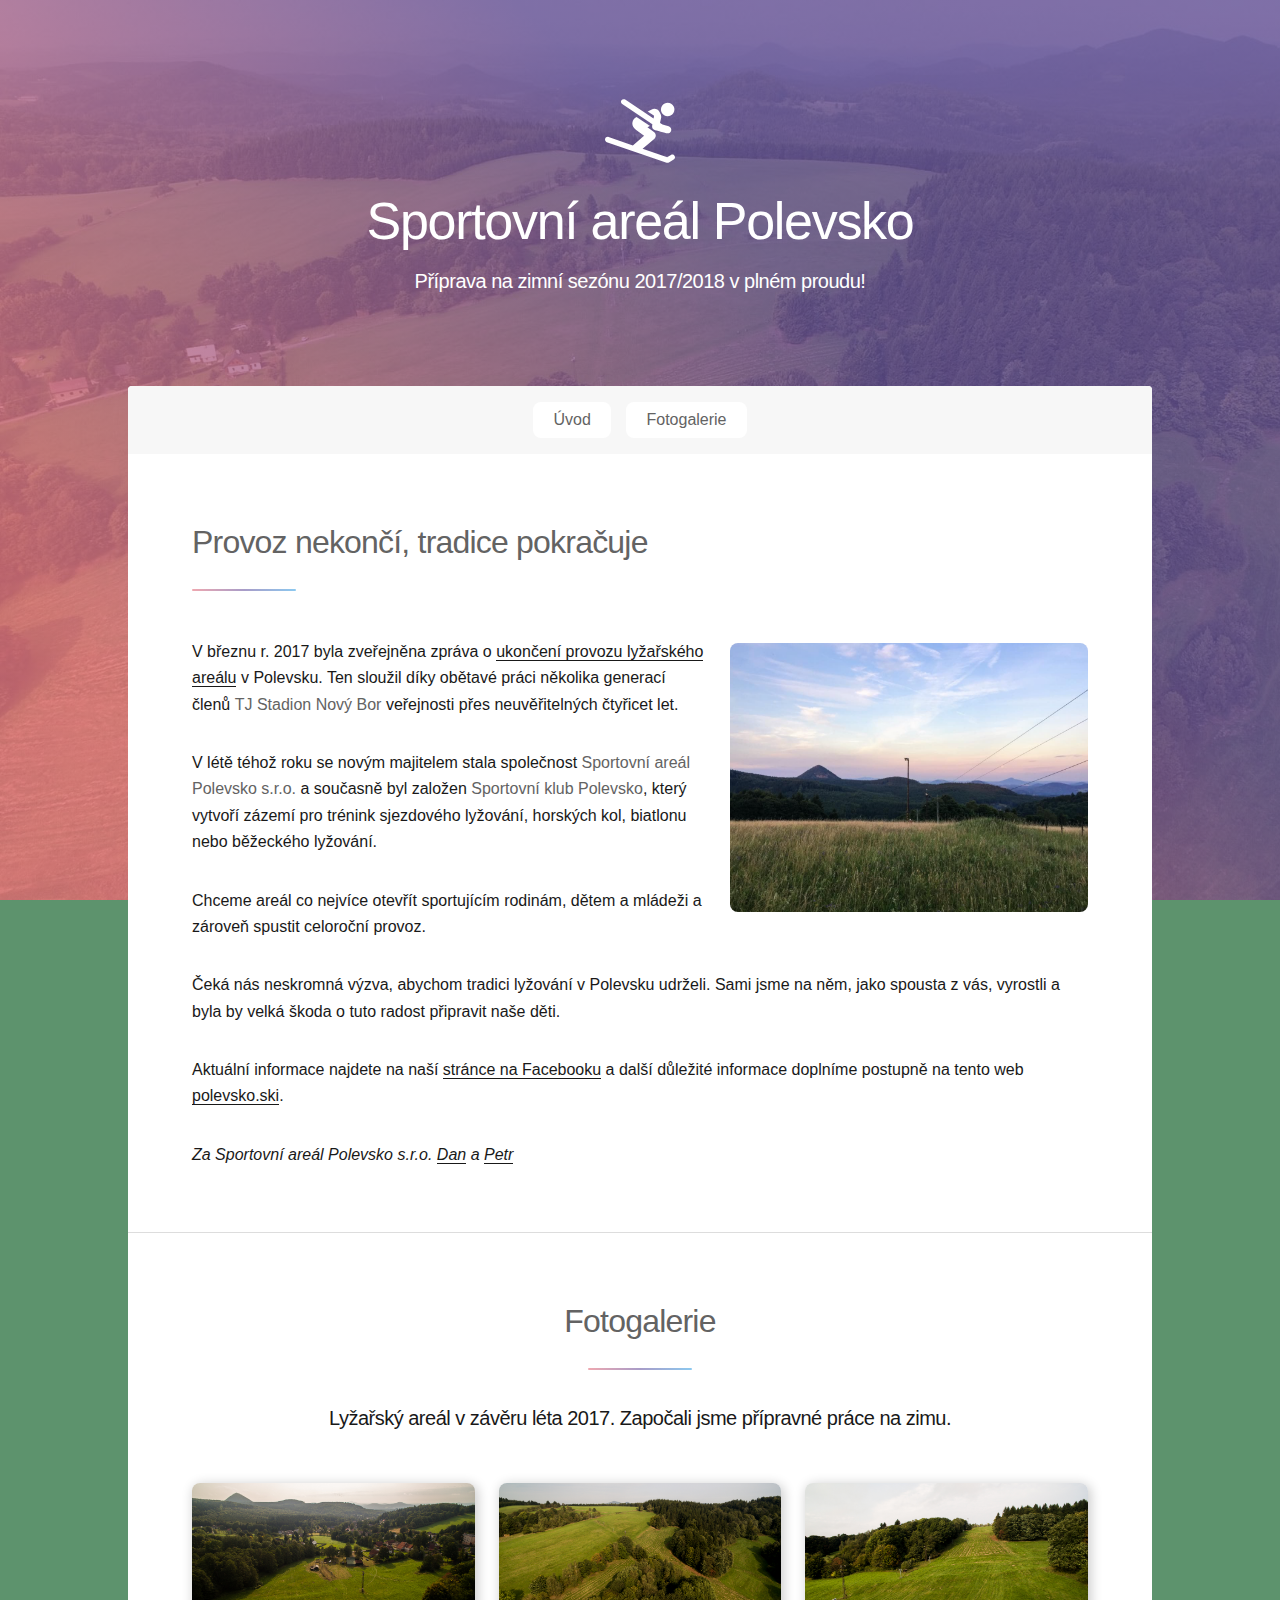
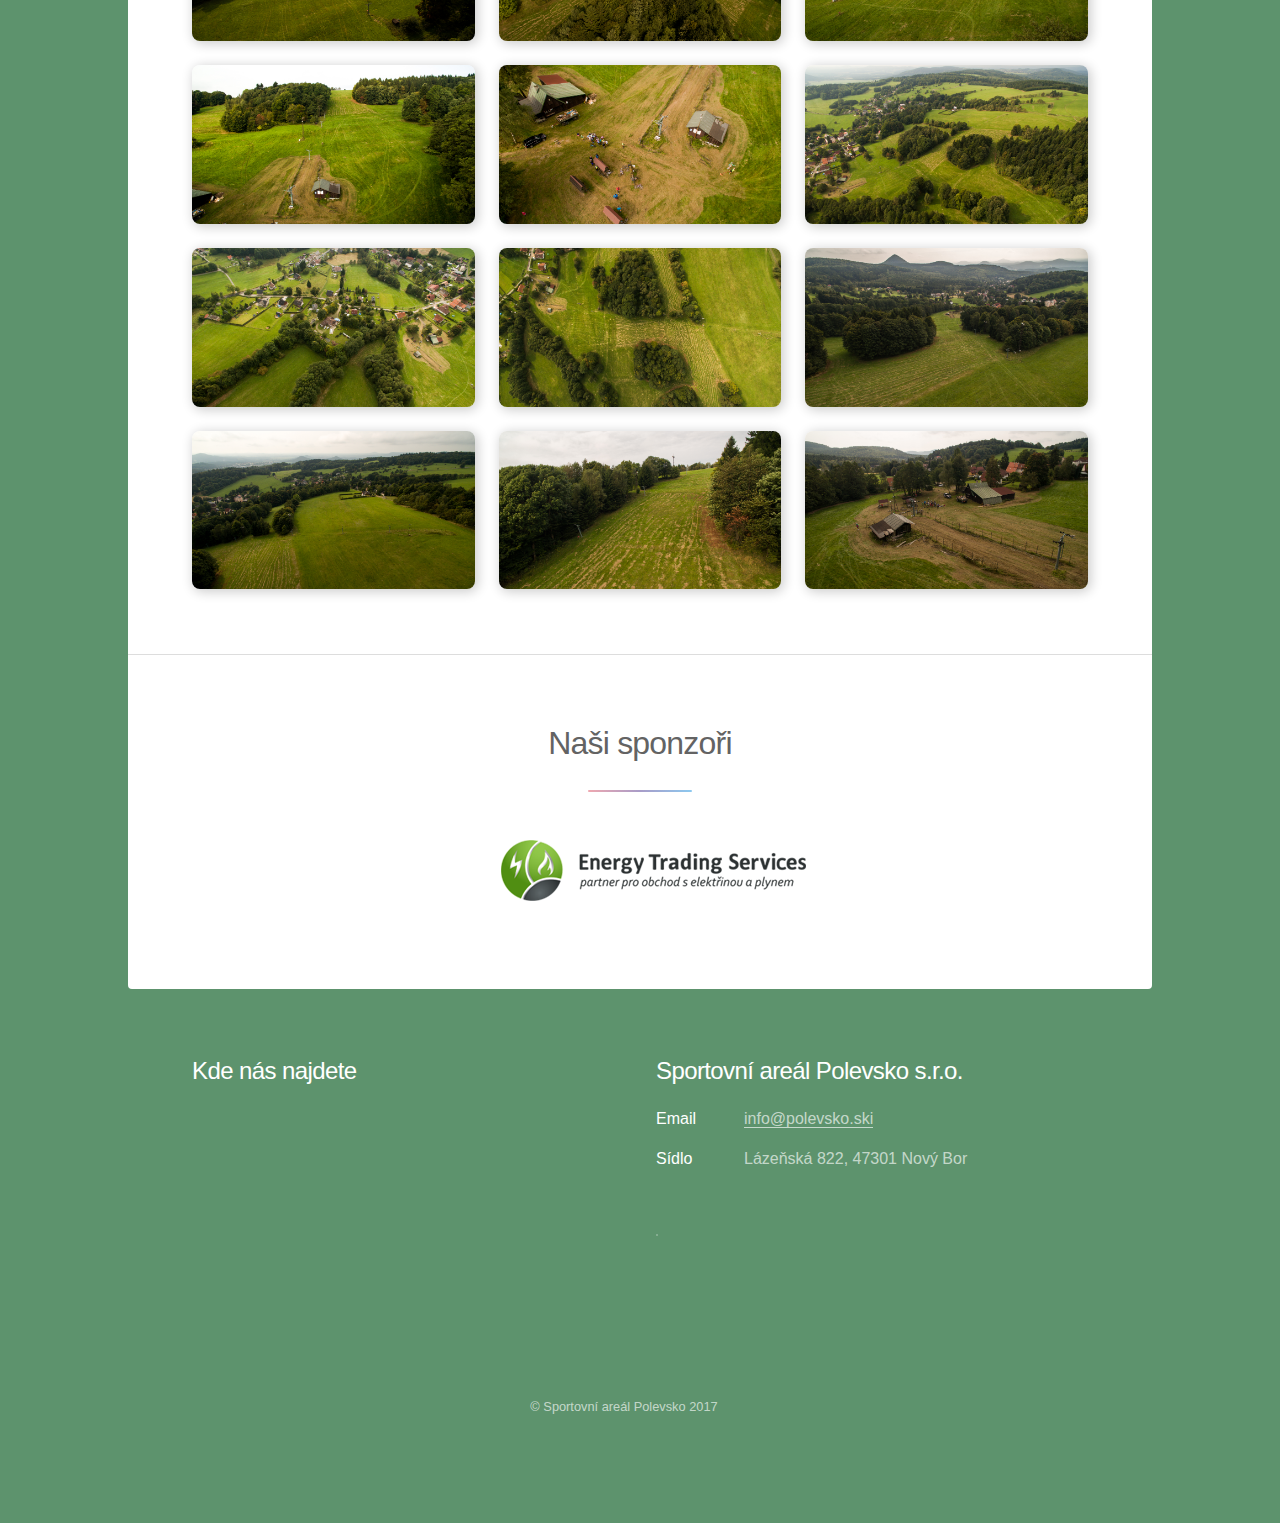
<file: index.html>
<!DOCTYPE HTML>
<html>
	<head>
		<title>Sportovní areál Polevsko</title>
		<meta charset="utf-8" />
		<meta name="viewport" content="width=device-width, initial-scale=1" />
		<!--[if lte IE 8]><script src="assets/js/ie/html5shiv.js"></script><![endif]-->
		<link rel="stylesheet" href="assets/css/main.css" />
		<link rel="stylesheet" href="assets/css/simplebox.css" />
		<!--[if lte IE 9]><link rel="stylesheet" href="assets/css/ie9.css" /><![endif]-->
		<!--[if lte IE 8]><link rel="stylesheet" href="assets/css/ie8.css" /><![endif]-->
		
		
		
	</head>
	<body>

		<!-- Wrapper -->
			<div id="wrapper">

				<!-- Header -->
					<header id="header" class="alt">
						<span class="logo"><img src="images/logo.svg" alt="" /></span>
						<h1>Sportovní areál Polevsko</h1>
						<p><strong>Příprava na zimní sezónu 2017/2018 v plném proudu!</strong></p>
					</header>

				<!-- Nav -->
					<nav id="nav">
						<ul>
							<li><a href="#intro" class="active">Úvod</a></li>
							<li><a href="#foto" class="active">Fotogalerie</a></li>
						</ul>
					</nav>

				<!-- Main -->
					<div id="main">

						<!-- Introduction -->
							<section id="intro" class="main">
								
									<div class="content">
										<header class="major">
											<h2>Provoz nekončí, tradice pokračuje</h2>
										</header>
										
										<p><span class="image right"><img src="images/vlek.png" alt="" /></span>V březnu r. 2017 byla zveřejněna zpráva o <a href="images/tjstadion-ceskolipskydenik.png" title="Českolipský deník">ukončení provozu lyžařského areálu</a> v Polevsku. Ten sloužil díky obětavé práci několika generací členů <strong>TJ&nbsp;Stadion Nový Bor</strong> veřejnosti přes neuvěřitelných čtyřicet let.</p>
												
										<p>V létě téhož roku se novým majitelem stala společnost <strong>Sportovní areál Polevsko s.r.o.</strong> a současně byl založen <strong>Sportovní klub Polevsko</strong>, který vytvoří zázemí pro trénink sjezdového lyžování, horských kol, biatlonu nebo běžeckého lyžování.</p>
												
										<p>Chceme areál co nejvíce otevřít sportujícím rodinám, dětem a mládeži a zároveň spustit celoroční provoz.</p>
												
										<p>Čeká nás neskromná výzva, abychom tradici lyžování v Polevsku udrželi. Sami jsme na něm, jako spousta z vás, vyrostli a byla by velká škoda o tuto radost připravit naše děti.</p>
												
										<p>Aktuální informace najdete na naší <a href="https://www.facebook.com/polevsko.ski" title="Oficální FB profil">stránce na Facebooku</a> a další důležité informace doplníme postupně na tento web <a href="http://polevsko.ski" title="Oficiální stránky Sportovního areálu Polevsko s.r.o. a Sportovního klubu Polevsko">polevsko.ski</a>.</p>
										
										<p><em>Za Sportovní areál Polevsko s.r.o. <a href="mailto:daniel.stastny@polevsko.ski" title="Dan Šťastný">Dan</a> a <a href="mailto:petr.spravka@polevsko.ski" title="Petr Správka">Petr</a></em></p>
										

										
									</div>
									
								
							</section>

							<section id="foto" class="main special">
								<header class="major">
									<h2>Fotogalerie</h2>
									<p>Lyžařský areál v závěru léta 2017. Započali jsme přípravné práce na zimu.</p>
								</header>

								<div class="box alt">
									<div class="row uniform">
								<div class="4u"><span class="image fit"><img class="slb" src="images/aerial/Polevsko-aerial_1.jpg" alt="Tesdt" /></span></div>
								<div class="4u"><span class="image fit"><img class="slb" src="images/aerial/Polevsko-aerial_2.jpg" alt="" /></span></div>
								<div class="4u$"><span class="image fit"><img class="slb" src="images/aerial/Polevsko-aerial_3.jpg" alt="" /></span></div>
								<div class="4u"><span class="image fit"><img class="slb" src="images/aerial/Polevsko-aerial_4.jpg" alt="" /></span></div>
								<div class="4u"><span class="image fit"><img class="slb" src="images/aerial/Polevsko-aerial_5.jpg" alt="" /></span></div>
								<div class="4u$"><span class="image fit"><img class="slb" src="images/aerial/Polevsko-aerial_6.jpg" alt="" /></span></div>
								<div class="4u"><span class="image fit"><img class="slb" src="images/aerial/Polevsko-aerial_7.jpg" alt="" /></span></div>
								<div class="4u"><span class="image fit"><img class="slb" src="images/aerial/Polevsko-aerial_8.jpg" alt="" /></span></div>
								<div class="4u$"><span class="image fit"><img class="slb" src="images/aerial/Polevsko-aerial_9.jpg" alt="" /></span></div>
								<div class="4u"><span class="image fit"><img class="slb" src="images/aerial/Polevsko-aerial_10.jpg" alt="" /></span></div>
								<div class="4u"><span class="image fit"><img class="slb" src="images/aerial/Polevsko-aerial_11.jpg" alt="" /></span></div>
								<div class="4u$"><span class="image fit"><img class="slb" src="images/aerial/Polevsko-aerial_12.jpg" alt="" /></span></div>
									</div>
								</div>
								
							</section>

						<!-- First Section -->
							<section id="second" class="main special">
								<header class="major">
									<h2>Naši sponzoři</h2>
								</header>
								<ul class="features">
									<li>
										<a class="clear" href="https://www.et-services.cz" target="_blank" title="Dodavatel elektřiny a plynu"><img src="images/sponzori/ETS.png" alt="Energy Trading Services"/></a>
									</li>
								</ul>

								
							</section>

					

					</div>

				<!-- Footer -->
					<footer id="footer">

							<section>
									<h2>Kde nás najdete</h2>
									<iframe src="https://api.mapy.cz/frame?params=%7B%22x%22%3A14.539189415652459%2C%22y%22%3A50.78342802693254%2C%22base%22%3A%2227%22%2C%22layers%22%3A%5B%5D%2C%22zoom%22%3A12%2C%22url%22%3A%22https%3A%2F%2Fmapy.cz%2Fs%2F22Udo%22%2C%22mark%22%3A%7B%22x%22%3A%2214.5333422%22%2C%22y%22%3A%2250.7888103%22%2C%22title%22%3A%2250.7888103N%2C%2014.5333422E%22%7D%2C%22overview%22%3Atrue%7D&amp;width=400&amp;height=280&amp;lang=cs" width="350" height="250" style="border:none" frameBorder="0"></iframe>
								</section>
						
						<section>
							<h2>Sportovní areál Polevsko s.r.o.</h2>
							<dl class="alt">
								<dt>Email</dt>
								<dd><a href="mailto:info@polevsko.ski">info@polevsko.ski</a></dd>
								<dt>Sídlo</dt>
								<dd>Lázeňská 822, 47301 Nový Bor</dd>
							</dl>
							<ul class="icons">
								<!-- <li><a href="#" class="icon fa-twitter alt"><span class="label">Twitter</span></a></li> -->
								<li><a href="https://www.facebook.com/polevsko.ski" class="icon fa-facebook alt"><span class="label">Facebook</span></a></li>
								<!-- <li><a href="#" class="icon fa-instagram alt"><span class="label">Instagram</span></a></li> -->
								<!-- <li><a href="#" class="icon fa-github alt"><span class="label">GitHub</span></a></li> -->
								<!-- <li><a href="#" class="icon fa-dribbble alt"><span class="label">Dribbble</span></a></li> -->
							</ul>
						</section>
						<p class="copyright">&copy; Sportovní areál Polevsko 2017</p>
					</footer>

			</div>

		<!-- Scripts -->
			<script src="assets/js/jquery.min.js"></script>
			<script src="assets/js/jquery.scrollex.min.js"></script>
			<script src="assets/js/jquery.scrolly.min.js"></script>
			<script src="assets/js/skel.min.js"></script>
			<script src="assets/js/util.js"></script>
			<!--[if lte IE 8]><script src="assets/js/ie/respond.min.js"></script><![endif]-->
			<script src="assets/js/main.js"></script>

			<script type="text/javascript" src="assets/js/simplebox.js"></script>
			
					<script type="text/javascript">
						// Plugin call
						$('.slb').simplebox({
						  fadeSpeed: 200,
						  // UNCOMMENT THIS FOR DARK MODE
						  // darkMode: true
						});
					  </script>

			<script>
					(function(i,s,o,g,r,a,m){i['GoogleAnalyticsObject']=r;i[r]=i[r]||function(){
					(i[r].q=i[r].q||[]).push(arguments)},i[r].l=1*new Date();a=s.createElement(o),
					m=s.getElementsByTagName(o)[0];a.async=1;a.src=g;m.parentNode.insertBefore(a,m)
					})(window,document,'script','https://www.google-analytics.com/analytics.js','ga');
				  
					ga('create', 'UA-106132260-1', 'auto');
					ga('send', 'pageview');
				  
				  </script>
	</body>
</html>
</file>
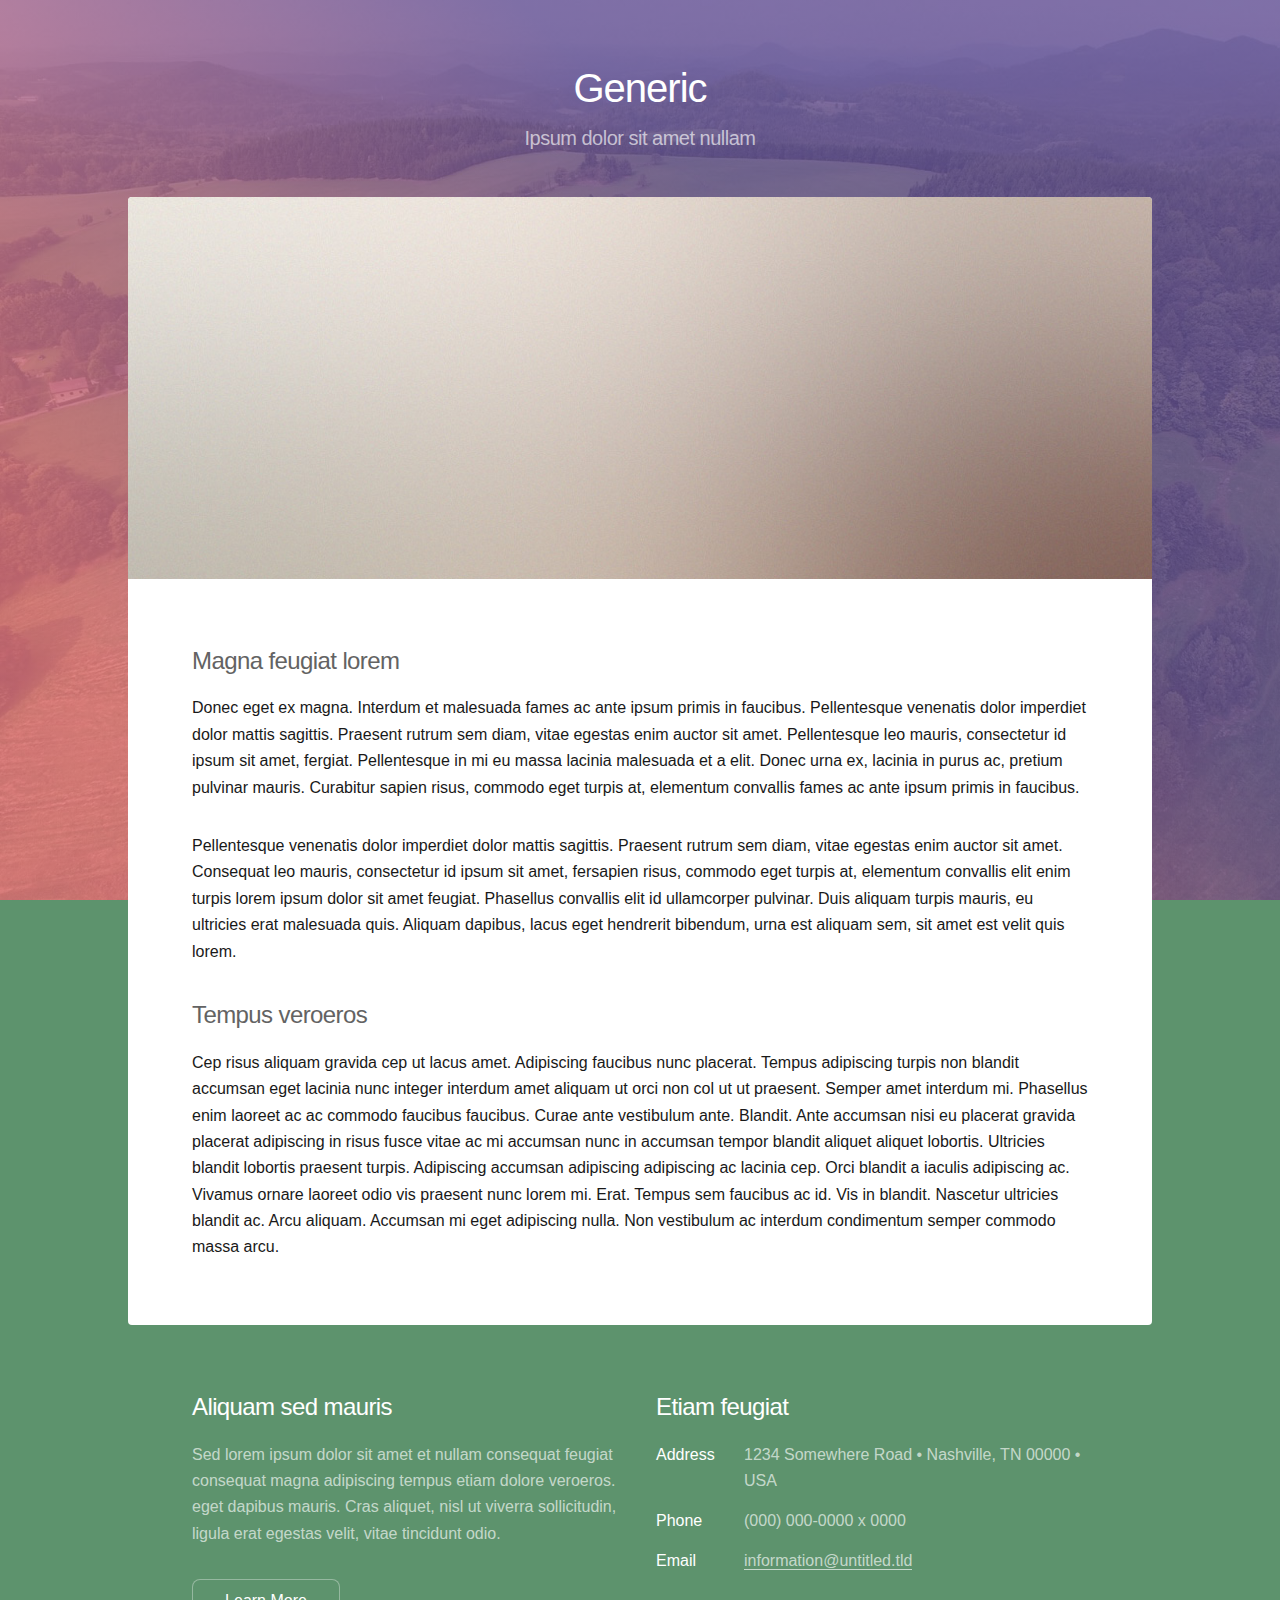
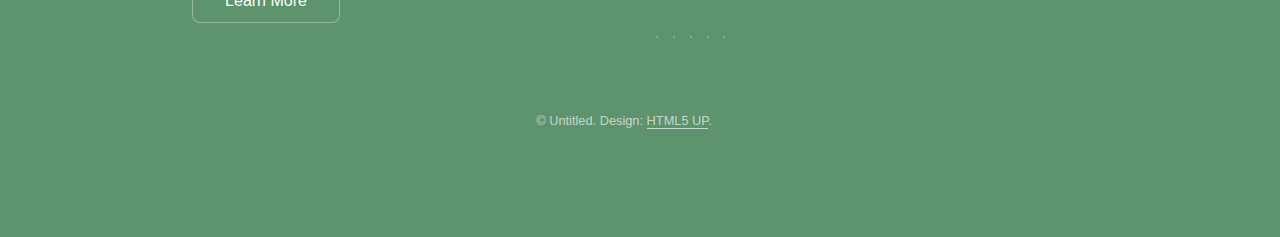
<file: generic.html>
<!DOCTYPE HTML>
<!--
	Stellar by HTML5 UP
	html5up.net | @ajlkn
	Free for personal and commercial use under the CCA 3.0 license (html5up.net/license)
-->
<html>
	<head>
		<title>Generic - Stellar by HTML5 UP</title>
		<meta charset="utf-8" />
		<meta name="viewport" content="width=device-width, initial-scale=1" />
		<!--[if lte IE 8]><script src="assets/js/ie/html5shiv.js"></script><![endif]-->
		<link rel="stylesheet" href="assets/css/main.css" />
		<!--[if lte IE 9]><link rel="stylesheet" href="assets/css/ie9.css" /><![endif]-->
		<!--[if lte IE 8]><link rel="stylesheet" href="assets/css/ie8.css" /><![endif]-->
	</head>
	<body>

		<!-- Wrapper -->
			<div id="wrapper">

				<!-- Header -->
					<header id="header">
						<h1>Generic</h1>
						<p>Ipsum dolor sit amet nullam</p>
					</header>

				<!-- Main -->
					<div id="main">

						<!-- Content -->
							<section id="content" class="main">
								<span class="image main"><img src="images/pic04.jpg" alt="" /></span>
								<h2>Magna feugiat lorem</h2>
								<p>Donec eget ex magna. Interdum et malesuada fames ac ante ipsum primis in faucibus. Pellentesque venenatis dolor imperdiet dolor mattis sagittis. Praesent rutrum sem diam, vitae egestas enim auctor sit amet. Pellentesque leo mauris, consectetur id ipsum sit amet, fergiat. Pellentesque in mi eu massa lacinia malesuada et a elit. Donec urna ex, lacinia in purus ac, pretium pulvinar mauris. Curabitur sapien risus, commodo eget turpis at, elementum convallis fames ac ante ipsum primis in faucibus.</p>
								<p>Pellentesque venenatis dolor imperdiet dolor mattis sagittis. Praesent rutrum sem diam, vitae egestas enim auctor sit amet. Consequat leo mauris, consectetur id ipsum sit amet, fersapien risus, commodo eget turpis at, elementum convallis elit enim turpis lorem ipsum dolor sit amet feugiat. Phasellus convallis elit id ullamcorper pulvinar. Duis aliquam turpis mauris, eu ultricies erat malesuada quis. Aliquam dapibus, lacus eget hendrerit bibendum, urna est aliquam sem, sit amet est velit quis lorem.</p>
								<h2>Tempus veroeros</h2>
								<p>Cep risus aliquam gravida cep ut lacus amet. Adipiscing faucibus nunc placerat. Tempus adipiscing turpis non blandit accumsan eget lacinia nunc integer interdum amet aliquam ut orci non col ut ut praesent. Semper amet interdum mi. Phasellus enim laoreet ac ac commodo faucibus faucibus. Curae ante vestibulum ante. Blandit. Ante accumsan nisi eu placerat gravida placerat adipiscing in risus fusce vitae ac mi accumsan nunc in accumsan tempor blandit aliquet aliquet lobortis. Ultricies blandit lobortis praesent turpis. Adipiscing accumsan adipiscing adipiscing ac lacinia cep. Orci blandit a iaculis adipiscing ac. Vivamus ornare laoreet odio vis praesent nunc lorem mi. Erat. Tempus sem faucibus ac id. Vis in blandit. Nascetur ultricies blandit ac. Arcu aliquam. Accumsan mi eget adipiscing nulla. Non vestibulum ac interdum condimentum semper commodo massa arcu.</p>
							</section>

					</div>

				<!-- Footer -->
					<footer id="footer">
						<section>
							<h2>Aliquam sed mauris</h2>
							<p>Sed lorem ipsum dolor sit amet et nullam consequat feugiat consequat magna adipiscing tempus etiam dolore veroeros. eget dapibus mauris. Cras aliquet, nisl ut viverra sollicitudin, ligula erat egestas velit, vitae tincidunt odio.</p>
							<ul class="actions">
								<li><a href="#" class="button">Learn More</a></li>
							</ul>
						</section>
						<section>
							<h2>Etiam feugiat</h2>
							<dl class="alt">
								<dt>Address</dt>
								<dd>1234 Somewhere Road &bull; Nashville, TN 00000 &bull; USA</dd>
								<dt>Phone</dt>
								<dd>(000) 000-0000 x 0000</dd>
								<dt>Email</dt>
								<dd><a href="#">information@untitled.tld</a></dd>
							</dl>
							<ul class="icons">
								<li><a href="#" class="icon fa-twitter alt"><span class="label">Twitter</span></a></li>
								<li><a href="#" class="icon fa-facebook alt"><span class="label">Facebook</span></a></li>
								<li><a href="#" class="icon fa-instagram alt"><span class="label">Instagram</span></a></li>
								<li><a href="#" class="icon fa-github alt"><span class="label">GitHub</span></a></li>
								<li><a href="#" class="icon fa-dribbble alt"><span class="label">Dribbble</span></a></li>
							</ul>
						</section>
						<p class="copyright">&copy; Untitled. Design: <a href="https://html5up.net">HTML5 UP</a>.</p>
					</footer>

			</div>

		<!-- Scripts -->
			<script src="assets/js/jquery.min.js"></script>
			<script src="assets/js/jquery.scrollex.min.js"></script>
			<script src="assets/js/jquery.scrolly.min.js"></script>
			<script src="assets/js/skel.min.js"></script>
			<script src="assets/js/util.js"></script>
			<!--[if lte IE 8]><script src="assets/js/ie/respond.min.js"></script><![endif]-->
			<script src="assets/js/main.js"></script>

	</body>
</html>
</file>
<file: assets/css/simplebox.css>
.cross {
  position: fixed;
  right: 0;
  top: 0;
  margin: 30px 55px 0 0;
  cursor: pointer;
  transition: 300ms all ease-in-out;
  z-index: 10002;
  opacity: 1;
  will-change: transform; }

.cross::after,
.cross::before {
  position: absolute;
  content: '';
  width: 35px;
  height: 2px; }

.cross::after {
  -webkit-transform: rotate(45deg);
  transform: rotate(45deg); }

.cross::before {
  -webkit-transform: rotate(-45deg);
  transform: rotate(-45deg); }

.cross--light::after,
.cross--light::before {
  background-color: black; }

.cross--dark::after,
.cross--dark::before {
  background-color: white; }

.slb {
  box-shadow: 2px 2px 12px 1px rgba(0, 0, 0, 0.2);
  cursor: -webkit-zoom-in;
  cursor: zoom-in; }

.slb--invert {
  box-shadow: 2px 2px 12px 1px rgba(255, 255, 255, 0.3); }

.slb--opened {
  cursor: auto; }

.pop-in {
  -webkit-animation: pop-in 250ms;
  -moz-animation: pop-in 250ms;
  -ms-animation: pop-in 250ms; }

.pop-out {
  -webkit-animation: pop-out 250ms;
  -moz-animation: pop-out 250ms;
  -ms-animation: pop-out 250ms; }

#overlay {
  display: none;
  width: 100vw;
  height: 100vh;
  position: fixed;
  top: 0;
  left: 0;
  bottom: 0;
  right: 0;
  pointer-events: none;
  cursor: pointer;
  will-change: transform;
  z-index: 10001; }

.center {
  max-height: 90%;
  max-width: 90%;
  position: absolute;
  top: 0;
  bottom: 0;
  left: 0;
  right: 0;
  margin: auto; }

@-webkit-keyframes pop-in {
  0% {
    opacity: 0;
    -webkit-transform: scale(0.5);
    transform: scale(0.5); }
  100% {
    opacity: 1;
    -webkit-transform: scale(1);
    transform: scale(1); } }

@-webkit-keyframes pop-in {
  0% {
    opacity: 0;
    -webkit-transform: scale(0.5);
    transform: scale(0.5); }
  100% {
    opacity: 1;
    -webkit-transform: scale(1);
    transform: scale(1); } }

@keyframes pop-in {
  0% {
    opacity: 0;
    -webkit-transform: scale(0.5);
    transform: scale(0.5); }
  100% {
    opacity: 1;
    -webkit-transform: scale(1);
    transform: scale(1); } }

@-webkit-keyframes pop-out {
  0% {
    opacity: 1;
    -webkit-transform: scale(1);
    transform: scale(1); }
  100% {
    opacity: 0;
    -webkit-transform: scale(0.5);
    transform: scale(0.5); } }

@keyframes pop-out {
  0% {
    opacity: 1;
    -webkit-transform: scale(1);
    transform: scale(1); }
  100% {
    opacity: 0;
    -webkit-transform: scale(0.5);
    transform: scale(0.5); } }

/*# sourceMappingURL=simplebox.css.map */
</file>
<file: assets/css/ie9.css>
/*
	Stellar by HTML5 UP
	html5up.net | @ajlkn
	Free for personal and commercial use under the CCA 3.0 license (html5up.net/license)
*/

/* Spotlight */

	.spotlight:after {
		content: '';
		display: block;
		clear: both;
	}

	.spotlight .content {
		float: left;
		width: 60%;
	}

	.spotlight .image {
		float: left;
	}

/* Features */

	.features:after {
		content: '';
		display: block;
		clear: both;
	}

	.features li {
		float: left;
	}

/* Statistics */

	.statistics {
		display: inline-block;
		width: auto;
	}

		.statistics:after {
			content: '';
			display: block;
			clear: both;
		}

		.statistics li {
			float: left;
			padding: 1.5em 2.5em;
		}

/* Footer */

	#footer > * {
		float: left;
	}

	#footer .copyright {
		clear: both;
	}
</file>
<file: assets/css/ie8.css>
/*
	Stellar by HTML5 UP
	html5up.net | @ajlkn
	Free for personal and commercial use under the CCA 3.0 license (html5up.net/license)
*/

/* Type */

	body {
		color: #ffffff;
	}

/* Button */

	.button {
		position: relative;
		border: solid 1px !important;
	}

		.button.special {
			border: none !important;
		}

/* Icon */

	.icon.major {
		-ms-behavior: url("assets/js/ie/PIE.htc");
	}

		.icon.major:before {
			font-size: 4em;
			border: 0;
		}

/* Spotlight */

	.spotlight .image {
		position: relative;
		-ms-behavior: url("assets/js/ie/PIE.htc");
	}

		.spotlight .image img {
			position: relative;
			-ms-behavior: url("assets/js/ie/PIE.htc");
		}

/* Features */

	.features li {
		width: 29%;
	}

/* Footer */

	#footer > * {
		width: 50%;
		margin-left: 0;
	}

/* Main */

	#main > .main > .image.main:first-child {
		margin-top: 0;
		margin-left: 0;
		width: 100%;
	}
</file>
<file: assets/css/main.css>
/* @import url(font-awesome.min.css); */
@import url('https://fonts.googleapis.com/css?family=Open+Sans');

/*
	Stellar by HTML5 UP
	html5up.net | @ajlkn
	Free for personal and commercial use under the CCA 3.0 license (html5up.net/license)
*/

/* Reset */

	html, body, div, span, applet, object, iframe, h1, h2, h3, h4, h5, h6, p, blockquote, pre, a, abbr, acronym, address, big, cite, code, del, dfn, em, img, ins, kbd, q, s, samp, small, strike, strong, sub, sup, tt, var, b, u, i, center, dl, dt, dd, ol, ul, li, fieldset, form, label, legend, table, caption, tbody, tfoot, thead, tr, th, td, article, aside, canvas, details, embed, figure, figcaption, footer, header, hgroup, menu, nav, output, ruby, section, summary, time, mark, audio, video {
		margin: 0;
		padding: 0;
		border: 0;
		font-size: 100%;
		font: 'Source Sans';
		vertical-align: baseline;
	}

	article, aside, details, figcaption, figure, footer, header, hgroup, menu, nav, section {
		display: block;
	}

	body {
		line-height: 1;
	}

	ol, ul {
		list-style: none;
	}

	blockquote, q {
		quotes: none;
	}

	blockquote:before, blockquote:after, q:before, q:after {
		content: '';
		content: none;
	}

	table {
		border-collapse: collapse;
		border-spacing: 0;
	}

	body {
		-webkit-text-size-adjust: none;
	}

/* Box Model */

	*, *:before, *:after {
		-moz-box-sizing: border-box;
		-webkit-box-sizing: border-box;
		box-sizing: border-box;
	}

/* Grid */

	.row {
		border-bottom: solid 1px transparent;
		-moz-box-sizing: border-box;
		-webkit-box-sizing: border-box;
		box-sizing: border-box;
	}

	.row > * {
		float: left;
		-moz-box-sizing: border-box;
		-webkit-box-sizing: border-box;
		box-sizing: border-box;
	}

	.row:after, .row:before {
		content: '';
		display: block;
		clear: both;
		height: 0;
	}

	.row.uniform > * > :first-child {
		margin-top: 0;
	}

	.row.uniform > * > :last-child {
		margin-bottom: 0;
	}

	.row.\30 \25 > * {
		padding: 0 0 0 0em;
	}

	.row.\30 \25 {
		margin: 0 0 -1px 0em;
	}

	.row.uniform.\30 \25 > * {
		padding: 0em 0 0 0em;
	}

	.row.uniform.\30 \25 {
		margin: 0em 0 -1px 0em;
	}

	.row > * {
		padding: 0 0 0 1.5em;
	}

	.row {
		margin: 0 0 -1px -1.5em;
	}

	.row.uniform > * {
		padding: 1.5em 0 0 1.5em;
	}

	.row.uniform {
		margin: -1.5em 0 -1px -1.5em;
	}

	.row.\32 00\25 > * {
		padding: 0 0 0 3em;
	}

	.row.\32 00\25 {
		margin: 0 0 -1px -3em;
	}

	.row.uniform.\32 00\25 > * {
		padding: 3em 0 0 3em;
	}

	.row.uniform.\32 00\25 {
		margin: -3em 0 -1px -3em;
	}

	.row.\31 50\25 > * {
		padding: 0 0 0 2.25em;
	}

	.row.\31 50\25 {
		margin: 0 0 -1px -2.25em;
	}

	.row.uniform.\31 50\25 > * {
		padding: 2.25em 0 0 2.25em;
	}

	.row.uniform.\31 50\25 {
		margin: -2.25em 0 -1px -2.25em;
	}

	.row.\35 0\25 > * {
		padding: 0 0 0 0.75em;
	}

	.row.\35 0\25 {
		margin: 0 0 -1px -0.75em;
	}

	.row.uniform.\35 0\25 > * {
		padding: 0.75em 0 0 0.75em;
	}

	.row.uniform.\35 0\25 {
		margin: -0.75em 0 -1px -0.75em;
	}

	.row.\32 5\25 > * {
		padding: 0 0 0 0.375em;
	}

	.row.\32 5\25 {
		margin: 0 0 -1px -0.375em;
	}

	.row.uniform.\32 5\25 > * {
		padding: 0.375em 0 0 0.375em;
	}

	.row.uniform.\32 5\25 {
		margin: -0.375em 0 -1px -0.375em;
	}

	.\31 2u, .\31 2u\24 {
		width: 100%;
		clear: none;
		margin-left: 0;
	}

	.\31 1u, .\31 1u\24 {
		width: 91.6666666667%;
		clear: none;
		margin-left: 0;
	}

	.\31 0u, .\31 0u\24 {
		width: 83.3333333333%;
		clear: none;
		margin-left: 0;
	}

	.\39 u, .\39 u\24 {
		width: 75%;
		clear: none;
		margin-left: 0;
	}

	.\38 u, .\38 u\24 {
		width: 66.6666666667%;
		clear: none;
		margin-left: 0;
	}

	.\37 u, .\37 u\24 {
		width: 58.3333333333%;
		clear: none;
		margin-left: 0;
	}

	.\36 u, .\36 u\24 {
		width: 50%;
		clear: none;
		margin-left: 0;
	}

	.\35 u, .\35 u\24 {
		width: 41.6666666667%;
		clear: none;
		margin-left: 0;
	}

	.\34 u, .\34 u\24 {
		width: 33.3333333333%;
		clear: none;
		margin-left: 0;
	}

	.\33 u, .\33 u\24 {
		width: 25%;
		clear: none;
		margin-left: 0;
	}

	.\32 u, .\32 u\24 {
		width: 16.6666666667%;
		clear: none;
		margin-left: 0;
	}

	.\31 u, .\31 u\24 {
		width: 8.3333333333%;
		clear: none;
		margin-left: 0;
	}

	.\31 2u\24 + *,
	.\31 1u\24 + *,
	.\31 0u\24 + *,
	.\39 u\24 + *,
	.\38 u\24 + *,
	.\37 u\24 + *,
	.\36 u\24 + *,
	.\35 u\24 + *,
	.\34 u\24 + *,
	.\33 u\24 + *,
	.\32 u\24 + *,
	.\31 u\24 + * {
		clear: left;
	}

	.\-11u {
		margin-left: 91.66667%;
	}

	.\-10u {
		margin-left: 83.33333%;
	}

	.\-9u {
		margin-left: 75%;
	}

	.\-8u {
		margin-left: 66.66667%;
	}

	.\-7u {
		margin-left: 58.33333%;
	}

	.\-6u {
		margin-left: 50%;
	}

	.\-5u {
		margin-left: 41.66667%;
	}

	.\-4u {
		margin-left: 33.33333%;
	}

	.\-3u {
		margin-left: 25%;
	}

	.\-2u {
		margin-left: 16.66667%;
	}

	.\-1u {
		margin-left: 8.33333%;
	}

	@media screen and (max-width: 1680px) {

		.row > * {
			padding: 0 0 0 1.5em;
		}

		.row {
			margin: 0 0 -1px -1.5em;
		}

		.row.uniform > * {
			padding: 1.5em 0 0 1.5em;
		}

		.row.uniform {
			margin: -1.5em 0 -1px -1.5em;
		}

		.row.\32 00\25 > * {
			padding: 0 0 0 3em;
		}

		.row.\32 00\25 {
			margin: 0 0 -1px -3em;
		}

		.row.uniform.\32 00\25 > * {
			padding: 3em 0 0 3em;
		}

		.row.uniform.\32 00\25 {
			margin: -3em 0 -1px -3em;
		}

		.row.\31 50\25 > * {
			padding: 0 0 0 2.25em;
		}

		.row.\31 50\25 {
			margin: 0 0 -1px -2.25em;
		}

		.row.uniform.\31 50\25 > * {
			padding: 2.25em 0 0 2.25em;
		}

		.row.uniform.\31 50\25 {
			margin: -2.25em 0 -1px -2.25em;
		}

		.row.\35 0\25 > * {
			padding: 0 0 0 0.75em;
		}

		.row.\35 0\25 {
			margin: 0 0 -1px -0.75em;
		}

		.row.uniform.\35 0\25 > * {
			padding: 0.75em 0 0 0.75em;
		}

		.row.uniform.\35 0\25 {
			margin: -0.75em 0 -1px -0.75em;
		}

		.row.\32 5\25 > * {
			padding: 0 0 0 0.375em;
		}

		.row.\32 5\25 {
			margin: 0 0 -1px -0.375em;
		}

		.row.uniform.\32 5\25 > * {
			padding: 0.375em 0 0 0.375em;
		}

		.row.uniform.\32 5\25 {
			margin: -0.375em 0 -1px -0.375em;
		}

		.\31 2u\28xlarge\29, .\31 2u\24\28xlarge\29 {
			width: 100%;
			clear: none;
			margin-left: 0;
		}

		.\31 1u\28xlarge\29, .\31 1u\24\28xlarge\29 {
			width: 91.6666666667%;
			clear: none;
			margin-left: 0;
		}

		.\31 0u\28xlarge\29, .\31 0u\24\28xlarge\29 {
			width: 83.3333333333%;
			clear: none;
			margin-left: 0;
		}

		.\39 u\28xlarge\29, .\39 u\24\28xlarge\29 {
			width: 75%;
			clear: none;
			margin-left: 0;
		}

		.\38 u\28xlarge\29, .\38 u\24\28xlarge\29 {
			width: 66.6666666667%;
			clear: none;
			margin-left: 0;
		}

		.\37 u\28xlarge\29, .\37 u\24\28xlarge\29 {
			width: 58.3333333333%;
			clear: none;
			margin-left: 0;
		}

		.\36 u\28xlarge\29, .\36 u\24\28xlarge\29 {
			width: 50%;
			clear: none;
			margin-left: 0;
		}

		.\35 u\28xlarge\29, .\35 u\24\28xlarge\29 {
			width: 41.6666666667%;
			clear: none;
			margin-left: 0;
		}

		.\34 u\28xlarge\29, .\34 u\24\28xlarge\29 {
			width: 33.3333333333%;
			clear: none;
			margin-left: 0;
		}

		.\33 u\28xlarge\29, .\33 u\24\28xlarge\29 {
			width: 25%;
			clear: none;
			margin-left: 0;
		}

		.\32 u\28xlarge\29, .\32 u\24\28xlarge\29 {
			width: 16.6666666667%;
			clear: none;
			margin-left: 0;
		}

		.\31 u\28xlarge\29, .\31 u\24\28xlarge\29 {
			width: 8.3333333333%;
			clear: none;
			margin-left: 0;
		}

		.\31 2u\24\28xlarge\29 + *,
		.\31 1u\24\28xlarge\29 + *,
		.\31 0u\24\28xlarge\29 + *,
		.\39 u\24\28xlarge\29 + *,
		.\38 u\24\28xlarge\29 + *,
		.\37 u\24\28xlarge\29 + *,
		.\36 u\24\28xlarge\29 + *,
		.\35 u\24\28xlarge\29 + *,
		.\34 u\24\28xlarge\29 + *,
		.\33 u\24\28xlarge\29 + *,
		.\32 u\24\28xlarge\29 + *,
		.\31 u\24\28xlarge\29 + * {
			clear: left;
		}

		.\-11u\28xlarge\29 {
			margin-left: 91.66667%;
		}

		.\-10u\28xlarge\29 {
			margin-left: 83.33333%;
		}

		.\-9u\28xlarge\29 {
			margin-left: 75%;
		}

		.\-8u\28xlarge\29 {
			margin-left: 66.66667%;
		}

		.\-7u\28xlarge\29 {
			margin-left: 58.33333%;
		}

		.\-6u\28xlarge\29 {
			margin-left: 50%;
		}

		.\-5u\28xlarge\29 {
			margin-left: 41.66667%;
		}

		.\-4u\28xlarge\29 {
			margin-left: 33.33333%;
		}

		.\-3u\28xlarge\29 {
			margin-left: 25%;
		}

		.\-2u\28xlarge\29 {
			margin-left: 16.66667%;
		}

		.\-1u\28xlarge\29 {
			margin-left: 8.33333%;
		}

	}

	@media screen and (max-width: 1280px) {

		.row > * {
			padding: 0 0 0 1.5em;
		}

		.row {
			margin: 0 0 -1px -1.5em;
		}

		.row.uniform > * {
			padding: 1.5em 0 0 1.5em;
		}

		.row.uniform {
			margin: -1.5em 0 -1px -1.5em;
		}

		.row.\32 00\25 > * {
			padding: 0 0 0 3em;
		}

		.row.\32 00\25 {
			margin: 0 0 -1px -3em;
		}

		.row.uniform.\32 00\25 > * {
			padding: 3em 0 0 3em;
		}

		.row.uniform.\32 00\25 {
			margin: -3em 0 -1px -3em;
		}

		.row.\31 50\25 > * {
			padding: 0 0 0 2.25em;
		}

		.row.\31 50\25 {
			margin: 0 0 -1px -2.25em;
		}

		.row.uniform.\31 50\25 > * {
			padding: 2.25em 0 0 2.25em;
		}

		.row.uniform.\31 50\25 {
			margin: -2.25em 0 -1px -2.25em;
		}

		.row.\35 0\25 > * {
			padding: 0 0 0 0.75em;
		}

		.row.\35 0\25 {
			margin: 0 0 -1px -0.75em;
		}

		.row.uniform.\35 0\25 > * {
			padding: 0.75em 0 0 0.75em;
		}

		.row.uniform.\35 0\25 {
			margin: -0.75em 0 -1px -0.75em;
		}

		.row.\32 5\25 > * {
			padding: 0 0 0 0.375em;
		}

		.row.\32 5\25 {
			margin: 0 0 -1px -0.375em;
		}

		.row.uniform.\32 5\25 > * {
			padding: 0.375em 0 0 0.375em;
		}

		.row.uniform.\32 5\25 {
			margin: -0.375em 0 -1px -0.375em;
		}

		.\31 2u\28large\29, .\31 2u\24\28large\29 {
			width: 100%;
			clear: none;
			margin-left: 0;
		}

		.\31 1u\28large\29, .\31 1u\24\28large\29 {
			width: 91.6666666667%;
			clear: none;
			margin-left: 0;
		}

		.\31 0u\28large\29, .\31 0u\24\28large\29 {
			width: 83.3333333333%;
			clear: none;
			margin-left: 0;
		}

		.\39 u\28large\29, .\39 u\24\28large\29 {
			width: 75%;
			clear: none;
			margin-left: 0;
		}

		.\38 u\28large\29, .\38 u\24\28large\29 {
			width: 66.6666666667%;
			clear: none;
			margin-left: 0;
		}

		.\37 u\28large\29, .\37 u\24\28large\29 {
			width: 58.3333333333%;
			clear: none;
			margin-left: 0;
		}

		.\36 u\28large\29, .\36 u\24\28large\29 {
			width: 50%;
			clear: none;
			margin-left: 0;
		}

		.\35 u\28large\29, .\35 u\24\28large\29 {
			width: 41.6666666667%;
			clear: none;
			margin-left: 0;
		}

		.\34 u\28large\29, .\34 u\24\28large\29 {
			width: 33.3333333333%;
			clear: none;
			margin-left: 0;
		}

		.\33 u\28large\29, .\33 u\24\28large\29 {
			width: 25%;
			clear: none;
			margin-left: 0;
		}

		.\32 u\28large\29, .\32 u\24\28large\29 {
			width: 16.6666666667%;
			clear: none;
			margin-left: 0;
		}

		.\31 u\28large\29, .\31 u\24\28large\29 {
			width: 8.3333333333%;
			clear: none;
			margin-left: 0;
		}

		.\31 2u\24\28large\29 + *,
		.\31 1u\24\28large\29 + *,
		.\31 0u\24\28large\29 + *,
		.\39 u\24\28large\29 + *,
		.\38 u\24\28large\29 + *,
		.\37 u\24\28large\29 + *,
		.\36 u\24\28large\29 + *,
		.\35 u\24\28large\29 + *,
		.\34 u\24\28large\29 + *,
		.\33 u\24\28large\29 + *,
		.\32 u\24\28large\29 + *,
		.\31 u\24\28large\29 + * {
			clear: left;
		}

		.\-11u\28large\29 {
			margin-left: 91.66667%;
		}

		.\-10u\28large\29 {
			margin-left: 83.33333%;
		}

		.\-9u\28large\29 {
			margin-left: 75%;
		}

		.\-8u\28large\29 {
			margin-left: 66.66667%;
		}

		.\-7u\28large\29 {
			margin-left: 58.33333%;
		}

		.\-6u\28large\29 {
			margin-left: 50%;
		}

		.\-5u\28large\29 {
			margin-left: 41.66667%;
		}

		.\-4u\28large\29 {
			margin-left: 33.33333%;
		}

		.\-3u\28large\29 {
			margin-left: 25%;
		}

		.\-2u\28large\29 {
			margin-left: 16.66667%;
		}

		.\-1u\28large\29 {
			margin-left: 8.33333%;
		}

	}

	@media screen and (max-width: 980px) {

		.row > * {
			padding: 0 0 0 1.5em;
		}

		.row {
			margin: 0 0 -1px -1.5em;
		}

		.row.uniform > * {
			padding: 1.5em 0 0 1.5em;
		}

		.row.uniform {
			margin: -1.5em 0 -1px -1.5em;
		}

		.row.\32 00\25 > * {
			padding: 0 0 0 3em;
		}

		.row.\32 00\25 {
			margin: 0 0 -1px -3em;
		}

		.row.uniform.\32 00\25 > * {
			padding: 3em 0 0 3em;
		}

		.row.uniform.\32 00\25 {
			margin: -3em 0 -1px -3em;
		}

		.row.\31 50\25 > * {
			padding: 0 0 0 2.25em;
		}

		.row.\31 50\25 {
			margin: 0 0 -1px -2.25em;
		}

		.row.uniform.\31 50\25 > * {
			padding: 2.25em 0 0 2.25em;
		}

		.row.uniform.\31 50\25 {
			margin: -2.25em 0 -1px -2.25em;
		}

		.row.\35 0\25 > * {
			padding: 0 0 0 0.75em;
		}

		.row.\35 0\25 {
			margin: 0 0 -1px -0.75em;
		}

		.row.uniform.\35 0\25 > * {
			padding: 0.75em 0 0 0.75em;
		}

		.row.uniform.\35 0\25 {
			margin: -0.75em 0 -1px -0.75em;
		}

		.row.\32 5\25 > * {
			padding: 0 0 0 0.375em;
		}

		.row.\32 5\25 {
			margin: 0 0 -1px -0.375em;
		}

		.row.uniform.\32 5\25 > * {
			padding: 0.375em 0 0 0.375em;
		}

		.row.uniform.\32 5\25 {
			margin: -0.375em 0 -1px -0.375em;
		}

		.\31 2u\28medium\29, .\31 2u\24\28medium\29 {
			width: 100%;
			clear: none;
			margin-left: 0;
		}

		.\31 1u\28medium\29, .\31 1u\24\28medium\29 {
			width: 91.6666666667%;
			clear: none;
			margin-left: 0;
		}

		.\31 0u\28medium\29, .\31 0u\24\28medium\29 {
			width: 83.3333333333%;
			clear: none;
			margin-left: 0;
		}

		.\39 u\28medium\29, .\39 u\24\28medium\29 {
			width: 75%;
			clear: none;
			margin-left: 0;
		}

		.\38 u\28medium\29, .\38 u\24\28medium\29 {
			width: 66.6666666667%;
			clear: none;
			margin-left: 0;
		}

		.\37 u\28medium\29, .\37 u\24\28medium\29 {
			width: 58.3333333333%;
			clear: none;
			margin-left: 0;
		}

		.\36 u\28medium\29, .\36 u\24\28medium\29 {
			width: 50%;
			clear: none;
			margin-left: 0;
		}

		.\35 u\28medium\29, .\35 u\24\28medium\29 {
			width: 41.6666666667%;
			clear: none;
			margin-left: 0;
		}

		.\34 u\28medium\29, .\34 u\24\28medium\29 {
			width: 33.3333333333%;
			clear: none;
			margin-left: 0;
		}

		.\33 u\28medium\29, .\33 u\24\28medium\29 {
			width: 25%;
			clear: none;
			margin-left: 0;
		}

		.\32 u\28medium\29, .\32 u\24\28medium\29 {
			width: 16.6666666667%;
			clear: none;
			margin-left: 0;
		}

		.\31 u\28medium\29, .\31 u\24\28medium\29 {
			width: 8.3333333333%;
			clear: none;
			margin-left: 0;
		}

		.\31 2u\24\28medium\29 + *,
		.\31 1u\24\28medium\29 + *,
		.\31 0u\24\28medium\29 + *,
		.\39 u\24\28medium\29 + *,
		.\38 u\24\28medium\29 + *,
		.\37 u\24\28medium\29 + *,
		.\36 u\24\28medium\29 + *,
		.\35 u\24\28medium\29 + *,
		.\34 u\24\28medium\29 + *,
		.\33 u\24\28medium\29 + *,
		.\32 u\24\28medium\29 + *,
		.\31 u\24\28medium\29 + * {
			clear: left;
		}

		.\-11u\28medium\29 {
			margin-left: 91.66667%;
		}

		.\-10u\28medium\29 {
			margin-left: 83.33333%;
		}

		.\-9u\28medium\29 {
			margin-left: 75%;
		}

		.\-8u\28medium\29 {
			margin-left: 66.66667%;
		}

		.\-7u\28medium\29 {
			margin-left: 58.33333%;
		}

		.\-6u\28medium\29 {
			margin-left: 50%;
		}

		.\-5u\28medium\29 {
			margin-left: 41.66667%;
		}

		.\-4u\28medium\29 {
			margin-left: 33.33333%;
		}

		.\-3u\28medium\29 {
			margin-left: 25%;
		}

		.\-2u\28medium\29 {
			margin-left: 16.66667%;
		}

		.\-1u\28medium\29 {
			margin-left: 8.33333%;
		}

	}

	@media screen and (max-width: 736px) {

		.row > * {
			padding: 0 0 0 1em;
		}

		.row {
			margin: 0 0 -1px -1em;
		}

		.row.uniform > * {
			padding: 1em 0 0 1em;
		}

		.row.uniform {
			margin: -1em 0 -1px -1em;
		}

		.row.\32 00\25 > * {
			padding: 0 0 0 2em;
		}

		.row.\32 00\25 {
			margin: 0 0 -1px -2em;
		}

		.row.uniform.\32 00\25 > * {
			padding: 2em 0 0 2em;
		}

		.row.uniform.\32 00\25 {
			margin: -2em 0 -1px -2em;
		}

		.row.\31 50\25 > * {
			padding: 0 0 0 1.5em;
		}

		.row.\31 50\25 {
			margin: 0 0 -1px -1.5em;
		}

		.row.uniform.\31 50\25 > * {
			padding: 1.5em 0 0 1.5em;
		}

		.row.uniform.\31 50\25 {
			margin: -1.5em 0 -1px -1.5em;
		}

		.row.\35 0\25 > * {
			padding: 0 0 0 0.5em;
		}

		.row.\35 0\25 {
			margin: 0 0 -1px -0.5em;
		}

		.row.uniform.\35 0\25 > * {
			padding: 0.5em 0 0 0.5em;
		}

		.row.uniform.\35 0\25 {
			margin: -0.5em 0 -1px -0.5em;
		}

		.row.\32 5\25 > * {
			padding: 0 0 0 0.25em;
		}

		.row.\32 5\25 {
			margin: 0 0 -1px -0.25em;
		}

		.row.uniform.\32 5\25 > * {
			padding: 0.25em 0 0 0.25em;
		}

		.row.uniform.\32 5\25 {
			margin: -0.25em 0 -1px -0.25em;
		}

		.\31 2u\28small\29, .\31 2u\24\28small\29 {
			width: 100%;
			clear: none;
			margin-left: 0;
		}

		.\31 1u\28small\29, .\31 1u\24\28small\29 {
			width: 91.6666666667%;
			clear: none;
			margin-left: 0;
		}

		.\31 0u\28small\29, .\31 0u\24\28small\29 {
			width: 83.3333333333%;
			clear: none;
			margin-left: 0;
		}

		.\39 u\28small\29, .\39 u\24\28small\29 {
			width: 75%;
			clear: none;
			margin-left: 0;
		}

		.\38 u\28small\29, .\38 u\24\28small\29 {
			width: 66.6666666667%;
			clear: none;
			margin-left: 0;
		}

		.\37 u\28small\29, .\37 u\24\28small\29 {
			width: 58.3333333333%;
			clear: none;
			margin-left: 0;
		}

		.\36 u\28small\29, .\36 u\24\28small\29 {
			width: 50%;
			clear: none;
			margin-left: 0;
		}

		.\35 u\28small\29, .\35 u\24\28small\29 {
			width: 41.6666666667%;
			clear: none;
			margin-left: 0;
		}

		.\34 u\28small\29, .\34 u\24\28small\29 {
			width: 33.3333333333%;
			clear: none;
			margin-left: 0;
		}

		.\33 u\28small\29, .\33 u\24\28small\29 {
			width: 25%;
			clear: none;
			margin-left: 0;
		}

		.\32 u\28small\29, .\32 u\24\28small\29 {
			width: 16.6666666667%;
			clear: none;
			margin-left: 0;
		}

		.\31 u\28small\29, .\31 u\24\28small\29 {
			width: 8.3333333333%;
			clear: none;
			margin-left: 0;
		}

		.\31 2u\24\28small\29 + *,
		.\31 1u\24\28small\29 + *,
		.\31 0u\24\28small\29 + *,
		.\39 u\24\28small\29 + *,
		.\38 u\24\28small\29 + *,
		.\37 u\24\28small\29 + *,
		.\36 u\24\28small\29 + *,
		.\35 u\24\28small\29 + *,
		.\34 u\24\28small\29 + *,
		.\33 u\24\28small\29 + *,
		.\32 u\24\28small\29 + *,
		.\31 u\24\28small\29 + * {
			clear: left;
		}

		.\-11u\28small\29 {
			margin-left: 91.66667%;
		}

		.\-10u\28small\29 {
			margin-left: 83.33333%;
		}

		.\-9u\28small\29 {
			margin-left: 75%;
		}

		.\-8u\28small\29 {
			margin-left: 66.66667%;
		}

		.\-7u\28small\29 {
			margin-left: 58.33333%;
		}

		.\-6u\28small\29 {
			margin-left: 50%;
		}

		.\-5u\28small\29 {
			margin-left: 41.66667%;
		}

		.\-4u\28small\29 {
			margin-left: 33.33333%;
		}

		.\-3u\28small\29 {
			margin-left: 25%;
		}

		.\-2u\28small\29 {
			margin-left: 16.66667%;
		}

		.\-1u\28small\29 {
			margin-left: 8.33333%;
		}

	}

	@media screen and (max-width: 480px) {

		.row > * {
			padding: 0 0 0 1em;
		}

		.row {
			margin: 0 0 -1px -1em;
		}

		.row.uniform > * {
			padding: 1em 0 0 1em;
		}

		.row.uniform {
			margin: -1em 0 -1px -1em;
		}

		.row.\32 00\25 > * {
			padding: 0 0 0 2em;
		}

		.row.\32 00\25 {
			margin: 0 0 -1px -2em;
		}

		.row.uniform.\32 00\25 > * {
			padding: 2em 0 0 2em;
		}

		.row.uniform.\32 00\25 {
			margin: -2em 0 -1px -2em;
		}

		.row.\31 50\25 > * {
			padding: 0 0 0 1.5em;
		}

		.row.\31 50\25 {
			margin: 0 0 -1px -1.5em;
		}

		.row.uniform.\31 50\25 > * {
			padding: 1.5em 0 0 1.5em;
		}

		.row.uniform.\31 50\25 {
			margin: -1.5em 0 -1px -1.5em;
		}

		.row.\35 0\25 > * {
			padding: 0 0 0 0.5em;
		}

		.row.\35 0\25 {
			margin: 0 0 -1px -0.5em;
		}

		.row.uniform.\35 0\25 > * {
			padding: 0.5em 0 0 0.5em;
		}

		.row.uniform.\35 0\25 {
			margin: -0.5em 0 -1px -0.5em;
		}

		.row.\32 5\25 > * {
			padding: 0 0 0 0.25em;
		}

		.row.\32 5\25 {
			margin: 0 0 -1px -0.25em;
		}

		.row.uniform.\32 5\25 > * {
			padding: 0.25em 0 0 0.25em;
		}

		.row.uniform.\32 5\25 {
			margin: -0.25em 0 -1px -0.25em;
		}

		.\31 2u\28xsmall\29, .\31 2u\24\28xsmall\29 {
			width: 100%;
			clear: none;
			margin-left: 0;
		}

		.\31 1u\28xsmall\29, .\31 1u\24\28xsmall\29 {
			width: 91.6666666667%;
			clear: none;
			margin-left: 0;
		}

		.\31 0u\28xsmall\29, .\31 0u\24\28xsmall\29 {
			width: 83.3333333333%;
			clear: none;
			margin-left: 0;
		}

		.\39 u\28xsmall\29, .\39 u\24\28xsmall\29 {
			width: 75%;
			clear: none;
			margin-left: 0;
		}

		.\38 u\28xsmall\29, .\38 u\24\28xsmall\29 {
			width: 66.6666666667%;
			clear: none;
			margin-left: 0;
		}

		.\37 u\28xsmall\29, .\37 u\24\28xsmall\29 {
			width: 58.3333333333%;
			clear: none;
			margin-left: 0;
		}

		.\36 u\28xsmall\29, .\36 u\24\28xsmall\29 {
			width: 50%;
			clear: none;
			margin-left: 0;
		}

		.\35 u\28xsmall\29, .\35 u\24\28xsmall\29 {
			width: 41.6666666667%;
			clear: none;
			margin-left: 0;
		}

		.\34 u\28xsmall\29, .\34 u\24\28xsmall\29 {
			width: 33.3333333333%;
			clear: none;
			margin-left: 0;
		}

		.\33 u\28xsmall\29, .\33 u\24\28xsmall\29 {
			width: 25%;
			clear: none;
			margin-left: 0;
		}

		.\32 u\28xsmall\29, .\32 u\24\28xsmall\29 {
			width: 16.6666666667%;
			clear: none;
			margin-left: 0;
		}

		.\31 u\28xsmall\29, .\31 u\24\28xsmall\29 {
			width: 8.3333333333%;
			clear: none;
			margin-left: 0;
		}

		.\31 2u\24\28xsmall\29 + *,
		.\31 1u\24\28xsmall\29 + *,
		.\31 0u\24\28xsmall\29 + *,
		.\39 u\24\28xsmall\29 + *,
		.\38 u\24\28xsmall\29 + *,
		.\37 u\24\28xsmall\29 + *,
		.\36 u\24\28xsmall\29 + *,
		.\35 u\24\28xsmall\29 + *,
		.\34 u\24\28xsmall\29 + *,
		.\33 u\24\28xsmall\29 + *,
		.\32 u\24\28xsmall\29 + *,
		.\31 u\24\28xsmall\29 + * {
			clear: left;
		}

		.\-11u\28xsmall\29 {
			margin-left: 91.66667%;
		}

		.\-10u\28xsmall\29 {
			margin-left: 83.33333%;
		}

		.\-9u\28xsmall\29 {
			margin-left: 75%;
		}

		.\-8u\28xsmall\29 {
			margin-left: 66.66667%;
		}

		.\-7u\28xsmall\29 {
			margin-left: 58.33333%;
		}

		.\-6u\28xsmall\29 {
			margin-left: 50%;
		}

		.\-5u\28xsmall\29 {
			margin-left: 41.66667%;
		}

		.\-4u\28xsmall\29 {
			margin-left: 33.33333%;
		}

		.\-3u\28xsmall\29 {
			margin-left: 25%;
		}

		.\-2u\28xsmall\29 {
			margin-left: 16.66667%;
		}

		.\-1u\28xsmall\29 {
			margin-left: 8.33333%;
		}

	}

	@media screen and (max-width: 360px) {

		.row > * {
			padding: 0 0 0 1em;
		}

		.row {
			margin: 0 0 -1px -1em;
		}

		.row.uniform > * {
			padding: 1em 0 0 1em;
		}

		.row.uniform {
			margin: -1em 0 -1px -1em;
		}

		.row.\32 00\25 > * {
			padding: 0 0 0 2em;
		}

		.row.\32 00\25 {
			margin: 0 0 -1px -2em;
		}

		.row.uniform.\32 00\25 > * {
			padding: 2em 0 0 2em;
		}

		.row.uniform.\32 00\25 {
			margin: -2em 0 -1px -2em;
		}

		.row.\31 50\25 > * {
			padding: 0 0 0 1.5em;
		}

		.row.\31 50\25 {
			margin: 0 0 -1px -1.5em;
		}

		.row.uniform.\31 50\25 > * {
			padding: 1.5em 0 0 1.5em;
		}

		.row.uniform.\31 50\25 {
			margin: -1.5em 0 -1px -1.5em;
		}

		.row.\35 0\25 > * {
			padding: 0 0 0 0.5em;
		}

		.row.\35 0\25 {
			margin: 0 0 -1px -0.5em;
		}

		.row.uniform.\35 0\25 > * {
			padding: 0.5em 0 0 0.5em;
		}

		.row.uniform.\35 0\25 {
			margin: -0.5em 0 -1px -0.5em;
		}

		.row.\32 5\25 > * {
			padding: 0 0 0 0.25em;
		}

		.row.\32 5\25 {
			margin: 0 0 -1px -0.25em;
		}

		.row.uniform.\32 5\25 > * {
			padding: 0.25em 0 0 0.25em;
		}

		.row.uniform.\32 5\25 {
			margin: -0.25em 0 -1px -0.25em;
		}

		.\31 2u\28xxsmall\29, .\31 2u\24\28xxsmall\29 {
			width: 100%;
			clear: none;
			margin-left: 0;
		}

		.\31 1u\28xxsmall\29, .\31 1u\24\28xxsmall\29 {
			width: 91.6666666667%;
			clear: none;
			margin-left: 0;
		}

		.\31 0u\28xxsmall\29, .\31 0u\24\28xxsmall\29 {
			width: 83.3333333333%;
			clear: none;
			margin-left: 0;
		}

		.\39 u\28xxsmall\29, .\39 u\24\28xxsmall\29 {
			width: 75%;
			clear: none;
			margin-left: 0;
		}

		.\38 u\28xxsmall\29, .\38 u\24\28xxsmall\29 {
			width: 66.6666666667%;
			clear: none;
			margin-left: 0;
		}

		.\37 u\28xxsmall\29, .\37 u\24\28xxsmall\29 {
			width: 58.3333333333%;
			clear: none;
			margin-left: 0;
		}

		.\36 u\28xxsmall\29, .\36 u\24\28xxsmall\29 {
			width: 50%;
			clear: none;
			margin-left: 0;
		}

		.\35 u\28xxsmall\29, .\35 u\24\28xxsmall\29 {
			width: 41.6666666667%;
			clear: none;
			margin-left: 0;
		}

		.\34 u\28xxsmall\29, .\34 u\24\28xxsmall\29 {
			width: 33.3333333333%;
			clear: none;
			margin-left: 0;
		}

		.\33 u\28xxsmall\29, .\33 u\24\28xxsmall\29 {
			width: 25%;
			clear: none;
			margin-left: 0;
		}

		.\32 u\28xxsmall\29, .\32 u\24\28xxsmall\29 {
			width: 16.6666666667%;
			clear: none;
			margin-left: 0;
		}

		.\31 u\28xxsmall\29, .\31 u\24\28xxsmall\29 {
			width: 8.3333333333%;
			clear: none;
			margin-left: 0;
		}

		.\31 2u\24\28xxsmall\29 + *,
		.\31 1u\24\28xxsmall\29 + *,
		.\31 0u\24\28xxsmall\29 + *,
		.\39 u\24\28xxsmall\29 + *,
		.\38 u\24\28xxsmall\29 + *,
		.\37 u\24\28xxsmall\29 + *,
		.\36 u\24\28xxsmall\29 + *,
		.\35 u\24\28xxsmall\29 + *,
		.\34 u\24\28xxsmall\29 + *,
		.\33 u\24\28xxsmall\29 + *,
		.\32 u\24\28xxsmall\29 + *,
		.\31 u\24\28xxsmall\29 + * {
			clear: left;
		}

		.\-11u\28xxsmall\29 {
			margin-left: 91.66667%;
		}

		.\-10u\28xxsmall\29 {
			margin-left: 83.33333%;
		}

		.\-9u\28xxsmall\29 {
			margin-left: 75%;
		}

		.\-8u\28xxsmall\29 {
			margin-left: 66.66667%;
		}

		.\-7u\28xxsmall\29 {
			margin-left: 58.33333%;
		}

		.\-6u\28xxsmall\29 {
			margin-left: 50%;
		}

		.\-5u\28xxsmall\29 {
			margin-left: 41.66667%;
		}

		.\-4u\28xxsmall\29 {
			margin-left: 33.33333%;
		}

		.\-3u\28xxsmall\29 {
			margin-left: 25%;
		}

		.\-2u\28xxsmall\29 {
			margin-left: 16.66667%;
		}

		.\-1u\28xxsmall\29 {
			margin-left: 8.33333%;
		}

	}

/* Basic */

	@-ms-viewport {
		width: device-width;
	}

	body {
		-ms-overflow-style: scrollbar;
	}

	@media screen and (max-width: 480px) {

		html, body {
			min-width: 320px;
		}

	}

	body {
		background-color: #935d8c;
		background-image: -moz-linear-gradient(45deg, rgba(227, 118, 130, 0.8) 15%, rgba(95, 77, 147, 0.8) 65%), url("images/overlay.jpg");
		background-image: -webkit-linear-gradient(45deg, rgba(227, 118, 130, 0.8) 15%, rgba(95, 77, 147, 0.8) 65%), url("images/overlay.jpg");
		background-image: -ms-linear-gradient(45deg, rgba(227, 118, 130, 0.8) 15%, rgba(95, 77, 147, 0.8) 65%), url("images/overlay.jpg");
		background-image: linear-gradient(45deg, rgba(227, 118, 130, 0.8) 15%, rgba(95, 77, 147, 0.8) 65%), url("images/overlay.jpg");
		background-attachment: fixed;
		background-size: cover;
	}

		body.is-loading *, body.is-loading *:before, body.is-loading *:after {
			-moz-animation: none !important;
			-webkit-animation: none !important;
			-ms-animation: none !important;
			animation: none !important;
			-moz-transition: none !important;
			-webkit-transition: none !important;
			-ms-transition: none !important;
			transition: none !important;
		}

/* Type */

	body {
		background-color: #5D936D;
		color: rgba(255, 255, 255, 0.65);
	}

	body, input, select, textarea {
		font-family: "Source Sans Pro", Helvetica, sans-serif;
		font-size: 17pt;
		font-weight: 300;
		line-height: 1.65;
	}

		@media screen and (max-width: 1680px) {

			body, input, select, textarea {
				font-size: 14pt;
			}

		}

		@media screen and (max-width: 1280px) {

			body, input, select, textarea {
				font-size: 12pt;
			}

		}

		@media screen and (max-width: 360px) {

			body, input, select, textarea {
				font-size: 11pt;
			}

		}

	a {
		-moz-transition: color 0.2s ease, border-bottom 0.2s ease;
		-webkit-transition: color 0.2s ease, border-bottom 0.2s ease;
		-ms-transition: color 0.2s ease, border-bottom 0.2s ease;
		transition: color 0.2s ease, border-bottom 0.2s ease;
		text-decoration: none;
		border-bottom: solid 1px;
		color: inherit;
	}

	.clear {
		border-bottom: none;
	}

		a:hover {
			border-bottom-color: transparent;
		}

	strong, b {
		font-weight: 400;
	}

	em, i {
		font-style: italic;
	}

	p {
		margin: 0 0 2em 0;
	}

		p.content {
			-moz-columns: 20em 2;
			-webkit-columns: 20em 2;
			-ms-columns: 20em 2;
			columns: 20em 2;
			-moz-column-gap: 2em;
			-webkit-column-gap: 2em;
			-ms-column-gap: 2em;
			column-gap: 2em;
			text-align: justify;
		}

	h1, h2, h3, h4, h5, h6 {
		font-weight: 300;
		line-height: 1.5;
		margin: 0 0 0.7em 0;
		letter-spacing: -0.025em;
	}

		h1 a, h2 a, h3 a, h4 a, h5 a, h6 a {
			color: inherit;
			text-decoration: none;
		}

	h1 {
		font-size: 2.5em;
		line-height: 1.2;
	}

	h2 {
		font-size: 1.5em;
	}

	h3 {
		font-size: 1.25em;
	}

	h4 {
		font-size: 1.1em;
	}

	h5 {
		font-size: 0.9em;
	}

	h6 {
		font-size: 0.7em;
	}

	@media screen and (max-width: 736px) {

		h1 {
			font-size: 2em;
		}

	}

	sub {
		font-size: 0.8em;
		position: relative;
		top: 0.5em;
	}

	sup {
		font-size: 0.8em;
		position: relative;
		top: -0.5em;
	}

	blockquote {
		border-left: solid 4px;
		font-style: italic;
		margin: 0 0 2em 0;
		padding: 0.5em 0 0.5em 2em;
	}

	code {
		border-radius: 8px;
		border: solid 1px;
		font-family: "Courier New", monospace;
		font-size: 0.9em;
		margin: 0 0.25em;
		padding: 0.25em 0.65em;
	}

	pre {
		-webkit-overflow-scrolling: touch;
		font-family: "Courier New", monospace;
		font-size: 0.9em;
		margin: 0 0 2em 0;
	}

		pre code {
			display: block;
			line-height: 1.75;
			padding: 1em 1.5em;
			overflow-x: auto;
		}

	hr {
		border: 0;
		border-bottom: solid 1px;
		margin: 2em 0;
	}

		hr.major {
			margin: 3em 0;
		}

	.align-left {
		text-align: left;
	}

	.align-center {
		text-align: center;
	}

	.align-right {
		text-align: right;
	}

	input, select, textarea {
		color: #ffffff;
	}

	a:hover {
		color: #ffffff;
	}

	strong, b {
		color: #ffffff;
	}

	h1, h2, h3, h4, h5, h6 {
		color: #ffffff;
	}

	blockquote {
		border-left-color: rgba(255, 255, 255, 0.35);
	}

	code {
		background: rgba(255, 255, 255, 0.075);
		border-color: rgba(255, 255, 255, 0.35);
	}

	hr {
		border-bottom-color: rgba(255, 255, 255, 0.35);
	}

/* Box */

	.box {
		border-radius: 8px;
		border: solid;
		margin-bottom: 2em;
		padding: 1.5em;
	}

		.box > :last-child,
		.box > :last-child > :last-child,
		.box > :last-child > :last-child > :last-child {
			margin-bottom: 0;
		}

		.box.alt {
			border: 0;
			border-radius: 0;
			padding: 0;
		}

	.box {
		border-color: rgba(255, 255, 255, 0.35);
	}

/* Button */

	input[type="submit"],
	input[type="reset"],
	input[type="button"],
	button,
	.button {
		-moz-appearance: none;
		-webkit-appearance: none;
		-ms-appearance: none;
		appearance: none;
		-moz-transition: background-color 0.2s ease-in-out, color 0.2s ease-in-out;
		-webkit-transition: background-color 0.2s ease-in-out, color 0.2s ease-in-out;
		-ms-transition: background-color 0.2s ease-in-out, color 0.2s ease-in-out;
		transition: background-color 0.2s ease-in-out, color 0.2s ease-in-out;
		border-radius: 8px;
		border: 0;
		cursor: pointer;
		display: inline-block;
		font-weight: 300;
		height: 2.75em;
		line-height: 2.75em;
		min-width: 9.25em;
		padding: 0 1.5em;
		text-align: center;
		text-decoration: none;
		white-space: nowrap;
	}

		input[type="submit"].icon,
		input[type="reset"].icon,
		input[type="button"].icon,
		button.icon,
		.button.icon {
			padding-left: 1.35em;
		}

			input[type="submit"].icon:before,
			input[type="reset"].icon:before,
			input[type="button"].icon:before,
			button.icon:before,
			.button.icon:before {
				margin-right: 0.5em;
			}

		input[type="submit"].fit,
		input[type="reset"].fit,
		input[type="button"].fit,
		button.fit,
		.button.fit {
			display: block;
			margin: 0 0 1em 0;
			width: 100%;
		}

		input[type="submit"].small,
		input[type="reset"].small,
		input[type="button"].small,
		button.small,
		.button.small {
			font-size: 0.8em;
		}

		input[type="submit"].big,
		input[type="reset"].big,
		input[type="button"].big,
		button.big,
		.button.big {
			font-size: 1.35em;
		}

		input[type="submit"].disabled, input[type="submit"]:disabled,
		input[type="reset"].disabled,
		input[type="reset"]:disabled,
		input[type="button"].disabled,
		input[type="button"]:disabled,
		button.disabled,
		button:disabled,
		.button.disabled,
		.button:disabled {
			-moz-pointer-events: none;
			-webkit-pointer-events: none;
			-ms-pointer-events: none;
			pointer-events: none;
			opacity: 0.25;
		}

		@media screen and (max-width: 736px) {

			input[type="submit"],
			input[type="reset"],
			input[type="button"],
			button,
			.button {
				min-width: 0;
			}

		}

	input[type="submit"],
	input[type="reset"],
	input[type="button"],
	button,
	.button {
		background-color: transparent;
		box-shadow: inset 0 0 0 1px rgba(255, 255, 255, 0.35);
		color: #ffffff !important;
	}

		input[type="submit"]:hover,
		input[type="reset"]:hover,
		input[type="button"]:hover,
		button:hover,
		.button:hover {
			background-color: rgba(255, 255, 255, 0.075);
		}

		input[type="submit"]:active,
		input[type="reset"]:active,
		input[type="button"]:active,
		button:active,
		.button:active {
			background-color: rgba(255, 255, 255, 0.2);
		}

		input[type="submit"].icon:before,
		input[type="reset"].icon:before,
		input[type="button"].icon:before,
		button.icon:before,
		.button.icon:before {
			color: rgba(255, 255, 255, 0.5);
		}

		input[type="submit"].special,
		input[type="reset"].special,
		input[type="button"].special,
		button.special,
		.button.special {
			background-color: #8cc9f0;
			color: #ffffff !important;
			box-shadow: none;
		}

			input[type="submit"].special:hover,
			input[type="reset"].special:hover,
			input[type="button"].special:hover,
			button.special:hover,
			.button.special:hover {
				background-color: #9acff2;
			}

			input[type="submit"].special:active,
			input[type="reset"].special:active,
			input[type="button"].special:active,
			button.special:active,
			.button.special:active {
				background-color: #7ec3ee;
			}

			input[type="submit"].special.icon:before,
			input[type="reset"].special.icon:before,
			input[type="button"].special.icon:before,
			button.special.icon:before,
			.button.special.icon:before {
				color: #ffffff !important;
			}

/* Form */

	form {
		margin: 0 0 2em 0;
	}

	label {
		display: block;
		font-size: 0.9em;
		font-weight: 400;
		margin: 0 0 1em 0;
	}

	input[type="text"],
	input[type="password"],
	input[type="email"],
	select,
	textarea {
		-moz-appearance: none;
		-webkit-appearance: none;
		-ms-appearance: none;
		appearance: none;
		border-radius: 8px;
		border: solid 1px;
		color: inherit;
		display: block;
		outline: 0;
		padding: 0 1em;
		text-decoration: none;
		width: 100%;
	}

		input[type="text"]:invalid,
		input[type="password"]:invalid,
		input[type="email"]:invalid,
		select:invalid,
		textarea:invalid {
			box-shadow: none;
		}

	.select-wrapper {
		text-decoration: none;
		display: block;
		position: relative;
	}

		.select-wrapper:before {
			-moz-osx-font-smoothing: grayscale;
			-webkit-font-smoothing: antialiased;
			font-family: FontAwesome;
			font-style: normal;
			font-weight: normal;
			text-transform: none !important;
		}

		.select-wrapper:before {
			content: '\f078';
			display: block;
			height: 2.75em;
			line-height: 2.75em;
			pointer-events: none;
			position: absolute;
			right: 0;
			text-align: center;
			top: 0;
			width: 2.75em;
		}

		.select-wrapper select::-ms-expand {
			display: none;
		}

	input[type="text"],
	input[type="password"],
	input[type="email"],
	select {
		height: 2.75em;
	}

	textarea {
		padding: 0.75em 1em;
	}

	input[type="checkbox"],
	input[type="radio"] {
		-moz-appearance: none;
		-webkit-appearance: none;
		-ms-appearance: none;
		appearance: none;
		display: block;
		float: left;
		margin-right: -2em;
		opacity: 0;
		width: 1em;
		z-index: -1;
	}

		input[type="checkbox"] + label,
		input[type="radio"] + label {
			text-decoration: none;
			cursor: pointer;
			display: inline-block;
			font-size: 1em;
			font-weight: 300;
			padding-left: 2.4em;
			padding-right: 0.75em;
			position: relative;
		}

			input[type="checkbox"] + label:before,
			input[type="radio"] + label:before {
				-moz-osx-font-smoothing: grayscale;
				-webkit-font-smoothing: antialiased;
				font-family: FontAwesome;
				font-style: normal;
				font-weight: normal;
				text-transform: none !important;
			}

			input[type="checkbox"] + label:before,
			input[type="radio"] + label:before {
				border-radius: 8px;
				border: solid 1px;
				content: '';
				display: inline-block;
				height: 1.65em;
				left: 0;
				line-height: 1.58125em;
				position: absolute;
				text-align: center;
				top: 0;
				width: 1.65em;
			}

		input[type="checkbox"]:checked + label:before,
		input[type="radio"]:checked + label:before {
			content: '\f00c';
		}

	input[type="checkbox"] + label:before {
		border-radius: 8px;
	}

	input[type="radio"] + label:before {
		border-radius: 100%;
	}

	::-webkit-input-placeholder {
		opacity: 1.0;
	}

	:-moz-placeholder {
		opacity: 1.0;
	}

	::-moz-placeholder {
		opacity: 1.0;
	}

	:-ms-input-placeholder {
		opacity: 1.0;
	}

	.formerize-placeholder {
		opacity: 1.0;
	}

	label {
		color: #ffffff;
	}

	input[type="text"],
	input[type="password"],
	input[type="email"],
	select,
	textarea {
		background: rgba(255, 255, 255, 0.075);
		border-color: rgba(255, 255, 255, 0.35);
	}

		input[type="text"]:focus,
		input[type="password"]:focus,
		input[type="email"]:focus,
		select:focus,
		textarea:focus {
			border-color: #8cc9f0;
			box-shadow: 0 0 0 1px #8cc9f0;
		}

	.select-wrapper:before {
		color: rgba(255, 255, 255, 0.35);
	}

	input[type="checkbox"] + label,
	input[type="radio"] + label {
		color: rgba(255, 255, 255, 0.65);
	}

		input[type="checkbox"] + label:before,
		input[type="radio"] + label:before {
			background: rgba(255, 255, 255, 0.075);
			border-color: rgba(255, 255, 255, 0.35);
		}

	input[type="checkbox"]:checked + label:before,
	input[type="radio"]:checked + label:before {
		background-color: #ffffff;
		border-color: #ffffff;
		color: #935d8c;
	}

	input[type="checkbox"]:focus + label:before,
	input[type="radio"]:focus + label:before {
		border-color: #8cc9f0;
		box-shadow: 0 0 0 1px #8cc9f0;
	}

	::-webkit-input-placeholder {
		color: rgba(255, 255, 255, 0.5) !important;
	}

	:-moz-placeholder {
		color: rgba(255, 255, 255, 0.5) !important;
	}

	::-moz-placeholder {
		color: rgba(255, 255, 255, 0.5) !important;
	}

	:-ms-input-placeholder {
		color: rgba(255, 255, 255, 0.5) !important;
	}

	.formerize-placeholder {
		color: rgba(255, 255, 255, 0.5) !important;
	}

/* Icon */

	.icon {
		text-decoration: none;
		-moz-transition: background-color 0.2s ease-in-out, color 0.2s ease-in-out;
		-webkit-transition: background-color 0.2s ease-in-out, color 0.2s ease-in-out;
		-ms-transition: background-color 0.2s ease-in-out, color 0.2s ease-in-out;
		transition: background-color 0.2s ease-in-out, color 0.2s ease-in-out;
		border-bottom: none;
		position: relative;
	}

		.icon:before {
			-moz-osx-font-smoothing: grayscale;
			-webkit-font-smoothing: antialiased;
			font-family: FontAwesome;
			font-style: normal;
			font-weight: normal;
			text-transform: none !important;
		}

		.icon > .label {
			display: none;
		}

		.icon.major {
			border: solid 1px;
			display: inline-block;
			border-radius: 100%;
			padding: 0.65em;
			margin: 0 0 2em 0;
			cursor: default;
		}

			.icon.major:before {
				display: inline-block;
				font-size: 6.25rem;
				width: 2.25em;
				height: 2.25em;
				line-height: 2.2em;
				border-radius: 100%;
				border: solid 1px;
				text-align: center;
			}

		.icon.alt {
			display: inline-block;
			border: solid 1px;
			border-radius: 100%;
		}

			.icon.alt:before {
				display: block;
				font-size: 1.25em;
				width: 2em;
				height: 2em;
				text-align: center;
				line-height: 2em;
			}

		.icon.style1 {
			color: #efa8b0;
		}

		.icon.style2 {
			color: #c79cc8;
		}

		.icon.style3 {
			color: #a89cc8;
		}

		.icon.style4 {
			color: #9bb2e1;
		}

		.icon.style5 {
			color: #8cc9f0;
		}

		@media screen and (max-width: 1680px) {

			.icon.major:before {
				font-size: 5.5rem;
			}

		}

		@media screen and (max-width: 1280px) {

			.icon.major:before {
				font-size: 4.75rem;
			}

		}

		@media screen and (max-width: 736px) {

			.icon.major {
				margin: 0 0 1.5em 0;
				padding: 0.35em;
			}

				.icon.major:before {
					font-size: 3.5rem;
				}

		}

	.icon.major {
		border-color: rgba(255, 255, 255, 0.35);
	}

		.icon.major:before {
			border-color: rgba(255, 255, 255, 0.35);
		}

	.icon.alt {
		border-color: rgba(255, 255, 255, 0.35);
		color: #ffffff;
	}

		.icon.alt:hover {
			background-color: rgba(255, 255, 255, 0.075);
		}

		.icon.alt:active {
			background-color: rgba(255, 255, 255, 0.2);
		}

/* Image */

	.image {
		border-radius: 8px;
		border: 0;
		display: inline-block;
		position: relative;
	}

		.image img {
			border-radius: 8px;
			display: block;
		}

		.image.left, .image.right {
			max-width: 40%;
		}

			.image.left img, .image.right img {
				width: 100%;
			}

		.image.left {
			float: left;
			margin: 0 1.5em 1em 0;
			top: 0.25em;
		}

		.image.right {
			float: right;
			margin: 0 0 1em 1.5em;
			top: 0.25em;
		}

		.image.fit {
			display: block;
			margin: 0 0 2em 0;
			width: 100%;
		}

			.image.fit img {
				width: 100%;
			}

		.image.main {
			display: block;
			margin: 0 0 3em 0;
			width: 100%;
		}

			.image.main img {
				width: 100%;
			}

/* List */

	ol {
		list-style: decimal;
		margin: 0 0 2em 0;
		padding-left: 1.25em;
	}

		ol li {
			padding-left: 0.25em;
		}

	ul {
		list-style: disc;
		margin: 0 0 2em 0;
		padding-left: 1em;
	}

		ul li {
			padding-left: 0.5em;
		}

		ul.alt {
			list-style: none;
			padding-left: 0;
		}

			ul.alt li {
				border-top: solid 1px;
				padding: 0.5em 0;
			}

				ul.alt li:first-child {
					border-top: 0;
					padding-top: 0;
				}

		ul.icons {
			cursor: default;
			list-style: none;
			padding-left: 0;
		}

			ul.icons li {
				display: inline-block;
				padding: 0 0.65em 0 0;
			}

				ul.icons li:last-child {
					padding-right: 0 !important;
				}

		ul.actions {
			cursor: default;
			list-style: none;
			padding-left: 0;
		}

			ul.actions li {
				display: inline-block;
				padding: 0 1em 0 0;
				vertical-align: middle;
			}

				ul.actions li:last-child {
					padding-right: 0;
				}

			ul.actions.small li {
				padding: 0 0.5em 0 0;
			}

			ul.actions.vertical li {
				display: block;
				padding: 1em 0 0 0;
			}

				ul.actions.vertical li:first-child {
					padding-top: 0;
				}

				ul.actions.vertical li > * {
					margin-bottom: 0;
				}

			ul.actions.vertical.small li {
				padding: 0.5em 0 0 0;
			}

				ul.actions.vertical.small li:first-child {
					padding-top: 0;
				}

			ul.actions.fit {
				display: table;
				margin-left: -1em;
				padding: 0;
				table-layout: fixed;
				width: calc(100% + 1em);
			}

				ul.actions.fit li {
					display: table-cell;
					padding: 0 0 0 1em;
				}

					ul.actions.fit li > * {
						margin-bottom: 0;
					}

				ul.actions.fit.small {
					margin-left: -0.5em;
					width: calc(100% + 0.5em);
				}

					ul.actions.fit.small li {
						padding: 0 0 0 0.5em;
					}

			@media screen and (max-width: 480px) {

				ul.actions {
					margin: 0 0 2em 0;
				}

					ul.actions li {
						padding: 1em 0 0 0;
						display: block;
						text-align: center;
						width: 100%;
					}

						ul.actions li:first-child {
							padding-top: 0;
						}

						ul.actions li > * {
							width: 100%;
							margin: 0 !important;
						}

					ul.actions.small li {
						padding: 0.5em 0 0 0;
					}

						ul.actions.small li:first-child {
							padding-top: 0;
						}

			}

	dl {
		margin: 0 0 2em 0;
	}

		dl dt {
			display: block;
			font-weight: 400;
			margin: 0 0 1em 0;
		}

		dl dd {
			margin-left: 2em;
		}

		dl.alt dt {
			display: block;
			width: 3em;
			margin: 0;
			clear: left;
			float: left;
		}

		dl.alt dd {
			margin: 0 0 0.85em 5.5em;
		}

		dl.alt:after {
			content: '';
			display: block;
			clear: both;
		}

	ul.alt li {
		border-top-color: rgba(255, 255, 255, 0.35);
	}

	dl dt {
		color: #ffffff;
	}

/* Section/Article */

	section.special, article.special {
		text-align: center;
	}

	header.major {
		margin-bottom: 3em;
	}

		header.major h2 {
			font-size: 2em;
		}

			header.major h2:after {
				display: block;
				content: '';
				width: 3.25em;
				height: 2px;
				margin: 0.7em 0 1em 0;
				border-radius: 2px;
			}

				section.special header.major h2:after, article.special header.major h2:after {
					margin-left: auto;
					margin-right: auto;
				}

		header.major p {
			font-size: 1.25em;
			letter-spacing: -0.025em;
		}

		header.major.special {
			text-align: center;
		}

			header.major.special h2:after {
				margin-left: auto;
				margin-right: auto;
			}

	footer.major {
		margin-top: 3em;
	}

	@media screen and (max-width: 736px) {

		header.major {
			margin-bottom: 0;
		}

			header.major h2 {
				font-size: 1.5em;
			}

			header.major p {
				font-size: 1em;
				letter-spacing: 0;
			}

				header.major p br {
					display: none;
				}

		footer.major {
			margin-top: 0;
		}

	}

	header.major h2:after {
		background-color: rgba(255, 255, 255, 0.35);
	}

/* Table */

	.table-wrapper {
		-webkit-overflow-scrolling: touch;
		overflow-x: auto;
	}

	table {
		margin: 0 0 2em 0;
		width: 100%;
	}

		table tbody tr {
			border: solid 1px;
			border-left: 0;
			border-right: 0;
		}

		table td {
			padding: 0.75em 0.75em;
		}

		table th {
			font-size: 0.9em;
			font-weight: 400;
			padding: 0 0.75em 0.75em 0.75em;
			text-align: left;
		}

		table thead {
			border-bottom: solid 2px;
		}

		table tfoot {
			border-top: solid 2px;
		}

		table.alt {
			border-collapse: separate;
		}

			table.alt tbody tr td {
				border: solid 1px;
				border-left-width: 0;
				border-top-width: 0;
			}

				table.alt tbody tr td:first-child {
					border-left-width: 1px;
				}

			table.alt tbody tr:first-child td {
				border-top-width: 1px;
			}

			table.alt thead {
				border-bottom: 0;
			}

			table.alt tfoot {
				border-top: 0;
			}

	table tbody tr {
		border-color: rgba(255, 255, 255, 0.35);
	}

		table tbody tr:nth-child(2n + 1) {
			background-color: rgba(255, 255, 255, 0.075);
		}

	table th {
		color: #ffffff;
	}

	table thead {
		border-bottom-color: rgba(255, 255, 255, 0.35);
	}

	table tfoot {
		border-top-color: rgba(255, 255, 255, 0.35);
	}

	table.alt tbody tr td {
		border-color: rgba(255, 255, 255, 0.35);
	}

/* Features */

	.features {
		display: -moz-flex;
		display: -webkit-flex;
		display: -ms-flex;
		display: flex;
		-moz-flex-wrap: wrap;
		-webkit-flex-wrap: wrap;
		-ms-flex-wrap: wrap;
		flex-wrap: wrap;
		-moz-justify-content: center;
		-webkit-justify-content: center;
		-ms-justify-content: center;
		justify-content: center;
		width: calc(100% + 2em);
		margin: 0 0 3em -2em;
		padding: 0;
		list-style: none;
	}

		.features li {
			width: calc(33.33333% - 2em);
			margin-left: 2em;
			margin-top: 3em;
			padding: 0;
		}

			.features li:nth-child(1), .features li:nth-child(2), .features li:nth-child(3) {
				margin-top: 0;
			}

			.features li > :last-child {
				margin-bottom: 0;
			}

		@media screen and (max-width: 980px) {

			.features li {
				width: calc(50% - 2em);
			}

				.features li:nth-child(3) {
					margin-top: 3em;
				}

		}

		@media screen and (max-width: 736px) {

			.features {
				width: 100%;
				margin: 0 0 2em 0;
			}

				.features li {
					width: 100%;
					margin-left: 0;
					margin-top: 2em;
				}

					.features li:nth-child(2), .features li:nth-child(3) {
						margin-top: 2em;
					}

		}

/* Statistics */

	.statistics {
		display: -moz-flex;
		display: -webkit-flex;
		display: -ms-flex;
		display: flex;
		width: 100%;
		margin: 0 0 3em 0;
		padding: 0;
		list-style: none;
		cursor: default;
	}

		.statistics li {
			-moz-flex: 1;
			-webkit-flex: 1;
			-ms-flex: 1;
			flex: 1;
			padding: 1.5em;
			color: #ffffff;
			text-align: center;
		}

			.statistics li.style1 {
				background-color: #efa8b0;
			}

			.statistics li.style2 {
				background-color: #c79cc8;
			}

			.statistics li.style3 {
				background-color: #a89cc8;
			}

			.statistics li.style4 {
				background-color: #9bb2e1;
			}

			.statistics li.style5 {
				background-color: #8cc9f0;
			}

			.statistics li strong, .statistics li b {
				display: block;
				font-size: 2em;
				line-height: 1.1;
				color: inherit !important;
				font-weight: 300;
				letter-spacing: -0.025em;
			}

			.statistics li:first-child {
				border-top-left-radius: 8px;
				border-bottom-left-radius: 8px;
			}

			.statistics li:last-child {
				border-top-right-radius: 8px;
				border-bottom-right-radius: 8px;
			}

			.statistics li .icon {
				display: inline-block;
			}

				.statistics li .icon:before {
					font-size: 2.75rem;
					line-height: 1.3;
				}

		@media screen and (max-width: 980px) {

			.statistics li strong, .statistics li b {
				font-size: 1.5em;
			}

		}

		@media screen and (max-width: 736px) {

			.statistics {
				display: block;
				width: 20em;
				max-width: 100%;
				margin: 0 auto 2em auto;
			}

				.statistics li:first-child {
					border-bottom-left-radius: 0;
					border-top-right-radius: 8px;
				}

				.statistics li:last-child {
					border-top-right-radius: 0;
					border-bottom-left-radius: 8px;
				}

				.statistics li .icon:before {
					font-size: 3.75rem;
				}

				.statistics li strong, .statistics li b {
					font-size: 2.5em;
				}

		}

/* Spotlight */

	.spotlight {
		display: -moz-flex;
		display: -webkit-flex;
		display: -ms-flex;
		display: flex;
		-moz-align-items: center;
		-webkit-align-items: center;
		-ms-align-items: center;
		align-items: center;
		margin: 0 0 2em 0;
	}

		.spotlight .content {
			-moz-flex: 1;
			-webkit-flex: 1;
			-ms-flex: 1;
			flex: 1;
		}

			.spotlight .content > :last-child {
				margin-bottom: 0;
			}

			.spotlight .content header.major {
				margin: 0 0 2em 0;
			}

		.spotlight .image {
			display: inline-block;
			margin-left: 4em;
			padding: 0.65em;
			border-radius: 100%;
			border: solid 1px;
		}

			.spotlight .image img {
				display: block;
				border-radius: 100%;
				width: 16em;
			}

		@media screen and (max-width: 980px) {

			.spotlight {
				-moz-flex-direction: column-reverse;
				-webkit-flex-direction: column-reverse;
				-ms-flex-direction: column-reverse;
				flex-direction: column-reverse;
				text-align: center;
			}

				.spotlight .content {
					-moz-flex: 0 1 auto;
					-webkit-flex: 0 1 auto;
					-ms-flex: 0 1 auto;
					flex: 0 1 auto;
					width: 100%;
				}

					.spotlight .content header.major h2:after {
						margin-left: auto;
						margin-right: auto;
					}

				.spotlight .image {
					-moz-flex: 0 1 auto;
					-webkit-flex: 0 1 auto;
					-ms-flex: 0 1 auto;
					flex: 0 1 auto;
					margin-left: 0;
					margin-bottom: 2em;
				}

		}

		@media screen and (max-width: 736px) {

			.spotlight .image {
				padding: 0.35em;
			}

				.spotlight .image img {
					width: 12em;
				}

		}

	.spotlight .image {
		border-color: rgba(255, 255, 255, 0.35);
	}

/* Header */

	#header {
		padding: 5em 5em 1em 5em ;
		text-align: center;
	}

		#header h1 {
			margin: 0 0 0.25em 0;
		}

		#header p {
			font-size: 1.25em;
			letter-spacing: -0.025em;
		}

		#header.alt {
			padding: 7em 5em 4em 5em ;
		}

			#header.alt h1 {
				font-size: 3.25em;
			}

			#header.alt > * {
				-moz-transition: opacity 3s ease;
				-webkit-transition: opacity 3s ease;
				-ms-transition: opacity 3s ease;
				transition: opacity 3s ease;
				-moz-transition-delay: 0.5s;
				-webkit-transition-delay: 0.5s;
				-ms-transition-delay: 0.5s;
				transition-delay: 0.5s;
				opacity: 1;
			}

			#header.alt .logo {
				-moz-transition: opacity 1.25s ease, -moz-transform 0.5s ease;
				-webkit-transition: opacity 1.25s ease, -webkit-transform 0.5s ease;
				-ms-transition: opacity 1.25s ease, -ms-transform 0.5s ease;
				transition: opacity 1.25s ease, transform 0.5s ease;
				-moz-transition-delay: 0s;
				-webkit-transition-delay: 0s;
				-ms-transition-delay: 0s;
				transition-delay: 0s;
				display: block;
				margin: 0 0 1.5em 0;
			}

				#header.alt .logo img {
					display: block;
					margin: 0 auto;
					max-width: 75%;
				}

		@media screen and (max-width: 1280px) {

			#header {
				padding: 4em 4em 0.1em 4em ;
			}

				#header.alt {
					padding: 6em 4em 3em 4em ;
				}

		}

		@media screen and (max-width: 980px) {

			#header {
				padding: 4em 3em 0.1em 3em ;
			}

				#header.alt {
					padding: 5em 3em 2em 3em ;
				}

		}

		@media screen and (max-width: 736px) {

			#header {
				padding: 3em 2em 0.1em 2em ;
			}

				#header p {
					font-size: 1em;
					letter-spacing: 0;
				}

					#header p br {
						display: none;
					}

				#header.alt {
					padding: 4em 2em 1em 2em ;
				}

					#header.alt h1 {
						font-size: 2.5em;
					}

		}

		@media screen and (max-width: 480px) {

			#header {
				padding: 3em 1.5em 0.1em 1.5em ;
			}

				#header.alt {
					padding: 4em 1.5em 1em 1.5em ;
				}

		}

		@media screen and (max-width: 360px) {

			#header {
				padding: 2.5em 1em 0.1em 1em ;
			}

				#header.alt {
					padding: 3.5em 1em 0.5em 1em ;
				}

		}

		body.is-loading #header.alt > * {
			opacity: 0;
		}

		body.is-loading #header.alt .logo {
			-moz-transform: scale(0.8) rotate(-30deg);
			-webkit-transform: scale(0.8) rotate(-30deg);
			-ms-transform: scale(0.8) rotate(-30deg);
			transform: scale(0.8) rotate(-30deg);
		}

/* Nav */

	#nav {
		-moz-transition: background-color 0.2s ease, border-top-left-radius 0.2s ease, border-top-right-radius 0.2s ease, padding 0.2s ease;
		-webkit-transition: background-color 0.2s ease, border-top-left-radius 0.2s ease, border-top-right-radius 0.2s ease, padding 0.2s ease;
		-ms-transition: background-color 0.2s ease, border-top-left-radius 0.2s ease, border-top-right-radius 0.2s ease, padding 0.2s ease;
		transition: background-color 0.2s ease, border-top-left-radius 0.2s ease, border-top-right-radius 0.2s ease, padding 0.2s ease;
		background-color: #ffffff;
		color: #636363;
		position: absolute;
		width: 64em;
		max-width: calc(100% - 4em);
		padding: 1em;
		background-color: #f7f7f7;
		border-top-left-radius: 0.25em;
		border-top-right-radius: 0.25em;
		cursor: default;
		text-align: center;
	}

		#nav input, #nav select, #nav textarea {
			color: #636363;
		}

		#nav a:hover {
			color: #636363;
		}

		#nav strong, #nav b {
			color: #636363;
		}

		#nav h1, #nav h2, #nav h3, #nav h4, #nav h5, #nav h6 {
			color: #636363;
		}

		#nav blockquote {
			border-left-color: #dddddd;
		}

		#nav code {
			background: rgba(222, 222, 222, 0.25);
			border-color: #dddddd;
		}

		#nav hr {
			border-bottom-color: #dddddd;
		}

		#nav + #main {
			padding-top: 4.25em;
		}

		#nav ul {
			margin: 0;
			padding: 0;
			list-style: none;
		}

			#nav ul li {
				-moz-transition: margin 0.2s ease;
				-webkit-transition: margin 0.2s ease;
				-ms-transition: margin 0.2s ease;
				transition: margin 0.2s ease;
				display: inline-block;
				margin: 0 0.35em;
				padding: 0;
				vertical-align: middle;
			}

				#nav ul li a {
					-moz-transition: font-size 0.2s ease;
					-webkit-transition: font-size 0.2s ease;
					-ms-transition: font-size 0.2s ease;
					transition: font-size 0.2s ease;
					display: inline-block;
					height: 2.25em;
					line-height: 2.25em;
					padding: 0 1.25em;
					border: 0;
					border-radius: 8px;
					box-shadow: inset 0 0 0 1px transparent;
				}

					#nav ul li a:hover {
						background-color: rgba(222, 222, 222, 0.25);
					}

					#nav ul li a.active {
						background-color: #ffffff;
						box-shadow: none;
					}

		#nav.alt {
			position: fixed;
			top: 0;
			padding: 0.5em 1em;
			background-color: rgba(247, 247, 247, 0.95);
			border-top-left-radius: 0;
			border-top-right-radius: 0;
			z-index: 10000;
		}

			#nav.alt ul li {
				margin: 0 0.175em;
			}

				#nav.alt ul li a {
					font-size: 0.9em;
				}

		@media screen and (max-width: 736px) {

			#nav {
				display: none;
			}

				#nav + #main {
					padding-top: 0;
				}

		}

/* Off-canvas menu */
.off-canvas {
	position: fixed;
	left: 100%;
	top: 0;
	bottom: 0;
	width: 260px;
	background: #f7f7f7;
	transform: translateX(0);
	transition: transform 0.3s;
}

.off-canvas.open {
	transform: translateX(-260px);
}

.off-canvas #nav {
	position: static;
	display: block;
	width: auto;
	max-width: none;
	margin-top: 2em;
	text-align: left;
}

.off-canvas #nav ul li {
	display: block;
}

.hamburger {
	position: fixed;
	top: 0.5em;
	display: none;
	padding: 3px 7px;
	border-radius: 4px;
	background: rgba(255, 255, 255, 0.3);
}

@media screen and (max-width: 736px) {
	.hamburger{
		display: block;
		right: 2em;
	}
}

@media screen and (max-width: 480px) {
	.hamburger{
		right: 1em;
	}
}

@media screen and (max-width: 360px) {
	.hamburger{
		right: 0.5em;
	}
}

.hamburger .line {
	width: 30px;
	height: 3px;
	background-color: #555;
	display: block;
	margin: 5px auto;
	-webkit-transition: all 0.3s ease-in-out;
	-o-transition: all 0.3s ease-in-out;
	transition: all 0.3s ease-in-out;
}

.hamburger:hover {
	cursor: pointer;
}

#hamburger.is-active {
	background: none;
}

#hamburger.is-active .line:nth-child(2) {
	opacity: 0;
}

#hamburger.is-active .line:nth-child(1) {
	-webkit-transform: translateY(8px) rotate(45deg);
	-ms-transform: translateY(8px) rotate(45deg);
	-o-transform: translateY(8px) rotate(45deg);
	transform: translateY(8px) rotate(45deg);
}

#hamburger.is-active .line:nth-child(3) {
	-webkit-transform: translateY(-8px) rotate(-45deg);
	-ms-transform: translateY(-8px) rotate(-45deg);
	-o-transform: translateY(-8px) rotate(-45deg);
	transform: translateY(-8px) rotate(-45deg);
}

/* Main */

	#main {
		background-color: #ffffff;
		color: #191919;
		border-radius: 0.25em;
	}

		#main input, #main select, #main textarea {
			color: #636363;
		}

		#main a:hover {
			color: #636363;
		}

		#main strong, #main b {
			color: #636363;
		}

		#main h1, #main h2, #main h3, #main h4, #main h5, #main h6 {
			color: #636363;
		}

		#main blockquote {
			border-left-color: #dddddd;
		}

		#main code {
			background: rgba(222, 222, 222, 0.25);
			border-color: #dddddd;
		}

		#main hr {
			border-bottom-color: #dddddd;
		}

		#main .box {
			border-color: #dddddd;
		}

		#main input[type="submit"],
		#main input[type="reset"],
		#main input[type="button"],
		#main button,
		#main .button {
			background-color: transparent;
			box-shadow: inset 0 0 0 1px #dddddd;
			color: #636363 !important;
		}

			#main input[type="submit"]:hover,
			#main input[type="reset"]:hover,
			#main input[type="button"]:hover,
			#main button:hover,
			#main .button:hover {
				background-color: rgba(222, 222, 222, 0.25);
			}

			#main input[type="submit"]:active,
			#main input[type="reset"]:active,
			#main input[type="button"]:active,
			#main button:active,
			#main .button:active {
				background-color: rgba(222, 222, 222, 0.5);
			}

			#main input[type="submit"].icon:before,
			#main input[type="reset"].icon:before,
			#main input[type="button"].icon:before,
			#main button.icon:before,
			#main .button.icon:before {
				color: rgba(99, 99, 99, 0.25);
			}

			#main input[type="submit"].special,
			#main input[type="reset"].special,
			#main input[type="button"].special,
			#main button.special,
			#main .button.special {
				background-color: #8cc9f0;
				color: #ffffff !important;
				box-shadow: none;
			}

				#main input[type="submit"].special:hover,
				#main input[type="reset"].special:hover,
				#main input[type="button"].special:hover,
				#main button.special:hover,
				#main .button.special:hover {
					background-color: #9acff2;
				}

				#main input[type="submit"].special:active,
				#main input[type="reset"].special:active,
				#main input[type="button"].special:active,
				#main button.special:active,
				#main .button.special:active {
					background-color: #7ec3ee;
				}

				#main input[type="submit"].special.icon:before,
				#main input[type="reset"].special.icon:before,
				#main input[type="button"].special.icon:before,
				#main button.special.icon:before,
				#main .button.special.icon:before {
					color: #ffffff !important;
				}

		#main label {
			color: #636363;
		}

		#main input[type="text"],
		#main input[type="password"],
		#main input[type="email"],
		#main select,
		#main textarea {
			background: rgba(222, 222, 222, 0.25);
			border-color: #dddddd;
		}

			#main input[type="text"]:focus,
			#main input[type="password"]:focus,
			#main input[type="email"]:focus,
			#main select:focus,
			#main textarea:focus {
				border-color: #8cc9f0;
				box-shadow: 0 0 0 1px #8cc9f0;
			}

		#main .select-wrapper:before {
			color: #dddddd;
		}

		#main input[type="checkbox"] + label,
		#main input[type="radio"] + label {
			color: #636363;
		}

			#main input[type="checkbox"] + label:before,
			#main input[type="radio"] + label:before {
				background: rgba(222, 222, 222, 0.25);
				border-color: #dddddd;
			}

		#main input[type="checkbox"]:checked + label:before,
		#main input[type="radio"]:checked + label:before {
			background-color: #636363;
			border-color: #636363;
			color: #ffffff;
		}

		#main input[type="checkbox"]:focus + label:before,
		#main input[type="radio"]:focus + label:before {
			border-color: #8cc9f0;
			box-shadow: 0 0 0 1px #8cc9f0;
		}

		#main ::-webkit-input-placeholder {
			color: rgba(99, 99, 99, 0.25) !important;
		}

		#main :-moz-placeholder {
			color: rgba(99, 99, 99, 0.25) !important;
		}

		#main ::-moz-placeholder {
			color: rgba(99, 99, 99, 0.25) !important;
		}

		#main :-ms-input-placeholder {
			color: rgba(99, 99, 99, 0.25) !important;
		}

		#main .formerize-placeholder {
			color: rgba(99, 99, 99, 0.25) !important;
		}

		#main .icon.major {
			border-color: #dddddd;
		}

			#main .icon.major:before {
				border-color: #dddddd;
			}

		#main .icon.alt {
			border-color: #dddddd;
			color: #636363;
		}

			#main .icon.alt:hover {
				background-color: rgba(222, 222, 222, 0.25);
			}

			#main .icon.alt:active {
				background-color: rgba(222, 222, 222, 0.5);
			}

		#main ul.alt li {
			border-top-color: #dddddd;
		}

		#main dl dt {
			color: #636363;
		}

		#main header.major h2:after {
			background-color: #dddddd;
			background-image: -moz-linear-gradient(90deg, #efa8b0, #a89cc8, #8cc9f0);
			background-image: -webkit-linear-gradient(90deg, #efa8b0, #a89cc8, #8cc9f0);
			background-image: -ms-linear-gradient(90deg, #efa8b0, #a89cc8, #8cc9f0);
			background-image: linear-gradient(90deg, #efa8b0, #a89cc8, #8cc9f0);
		}

		#main table tbody tr {
			border-color: #dddddd;
		}

			#main table tbody tr:nth-child(2n + 1) {
				background-color: rgba(222, 222, 222, 0.25);
			}

		#main table th {
			color: #636363;
		}

		#main table thead {
			border-bottom-color: #dddddd;
		}

		#main table tfoot {
			border-top-color: #dddddd;
		}

		#main table.alt tbody tr td {
			border-color: #dddddd;
		}

		#main .spotlight .image {
			border-color: #dddddd;
		}

		#main > .main {
			padding: 5em 5em 3em 5em ;
			border-top: solid 1px #dddddd;
		}

			#main > .main:first-child {
				border-top: 0;
			}

			#main > .main > .image.main:first-child {
				margin: -5em 0 5em -5em;
				width: calc(100% + 10em);
				border-top-right-radius: 0.25em;
				border-top-left-radius: 0.25em;
				border-bottom-right-radius: 0;
				border-bottom-left-radius: 0;
			}

				#main > .main > .image.main:first-child img {
					border-top-right-radius: 0.25em;
					border-top-left-radius: 0.25em;
					border-bottom-right-radius: 0;
					border-bottom-left-radius: 0;
				}

		@media screen and (max-width: 1280px) {

			#main > .main {
				padding: 4em 4em 2em 4em ;
			}

				#main > .main > .image.main:first-child {
					margin: -4em 0 4em -4em;
					width: calc(100% + 8em);
				}

		}

		@media screen and (max-width: 980px) {

			#main > .main {
				padding: 4em 3em 2em 3em ;
			}

				#main > .main > .image.main:first-child {
					margin: -4em 0 4em -3em;
					width: calc(100% + 6em);
				}

		}

		@media screen and (max-width: 736px) {

			#main > .main {
				padding: 3em 2em 1em 2em ;
			}

				#main > .main > .image.main:first-child {
					margin: -3em 0 2em -2em;
					width: calc(100% + 4em);
				}

		}

		@media screen and (max-width: 480px) {

			#main > .main {
				padding: 3em 1.5em 1em 1.5em ;
			}

				#main > .main > .image.main:first-child {
					margin: -3em 0 1.5em -1.5em;
					width: calc(100% + 3em);
				}

		}

		@media screen and (max-width: 360px) {

			#main {
				border-radius: 0;
			}

				#main > .main {
					padding: 2.5em 1em 0.5em 1em ;
				}

					#main > .main > .image.main:first-child {
						margin: -2.5em 0 1.5em -1em;
						width: calc(100% + 2em);
						border-radius: 0;
					}

						#main > .main > .image.main:first-child img {
							border-radius: 0;
						}

		}

/* Footer */

	#footer {
		display: -moz-flex;
		display: -webkit-flex;
		display: -ms-flex;
		display: flex;
		-moz-flex-wrap: wrap;
		-webkit-flex-wrap: wrap;
		-ms-flex-wrap: wrap;
		flex-wrap: wrap;
		padding: 5em 5em 3em 5em ;
		width: calc(100% + 2em);
		margin: 0 0 3em -2em;
	}

		#footer > * {
			width: calc(50% - 2em);
			margin-left: 2em;
		}

		#footer .copyright {
			width: 100%;
			margin: 2.5em 0 2em 0;
			font-size: 0.8em;
			text-align: center;
		}

		@media screen and (max-width: 1280px) {

			#footer {
				padding: 4em 4em 2em 4em ;
			}

		}

		@media screen and (max-width: 980px) {

			#footer {
				padding: 4em 3em 2em 3em ;
				display: block;
				margin: 0 0 3em 0;
				width: 100%;
			}

				#footer > * {
					width: 100%;
					margin-left: 0;
					margin-bottom: 3em;
				}

				#footer .copyright {
					text-align: left;
				}

		}

		@media screen and (max-width: 736px) {

			#footer {
				padding: 3em 2em 1em 2em ;
			}

		}

		@media screen and (max-width: 480px) {

			#footer {
				padding: 3em 1.5em 1em 1.5em ;
			}

		}

		@media screen and (max-width: 480px) {

			#footer {
				padding: 2.5em 1em 0.5em 1em ;
			}

		}

/* Wrapper */

	#wrapper {
		width: 64em;
		max-width: calc(100% - 4em);
		margin: 0 auto;
	}

		@media screen and (max-width: 480px) {

			#wrapper {
				max-width: calc(100% - 2em);
			}

		}

		@media screen and (max-width: 360px) {

			#wrapper {
				max-width: 100%;
			}

		}
</file>
